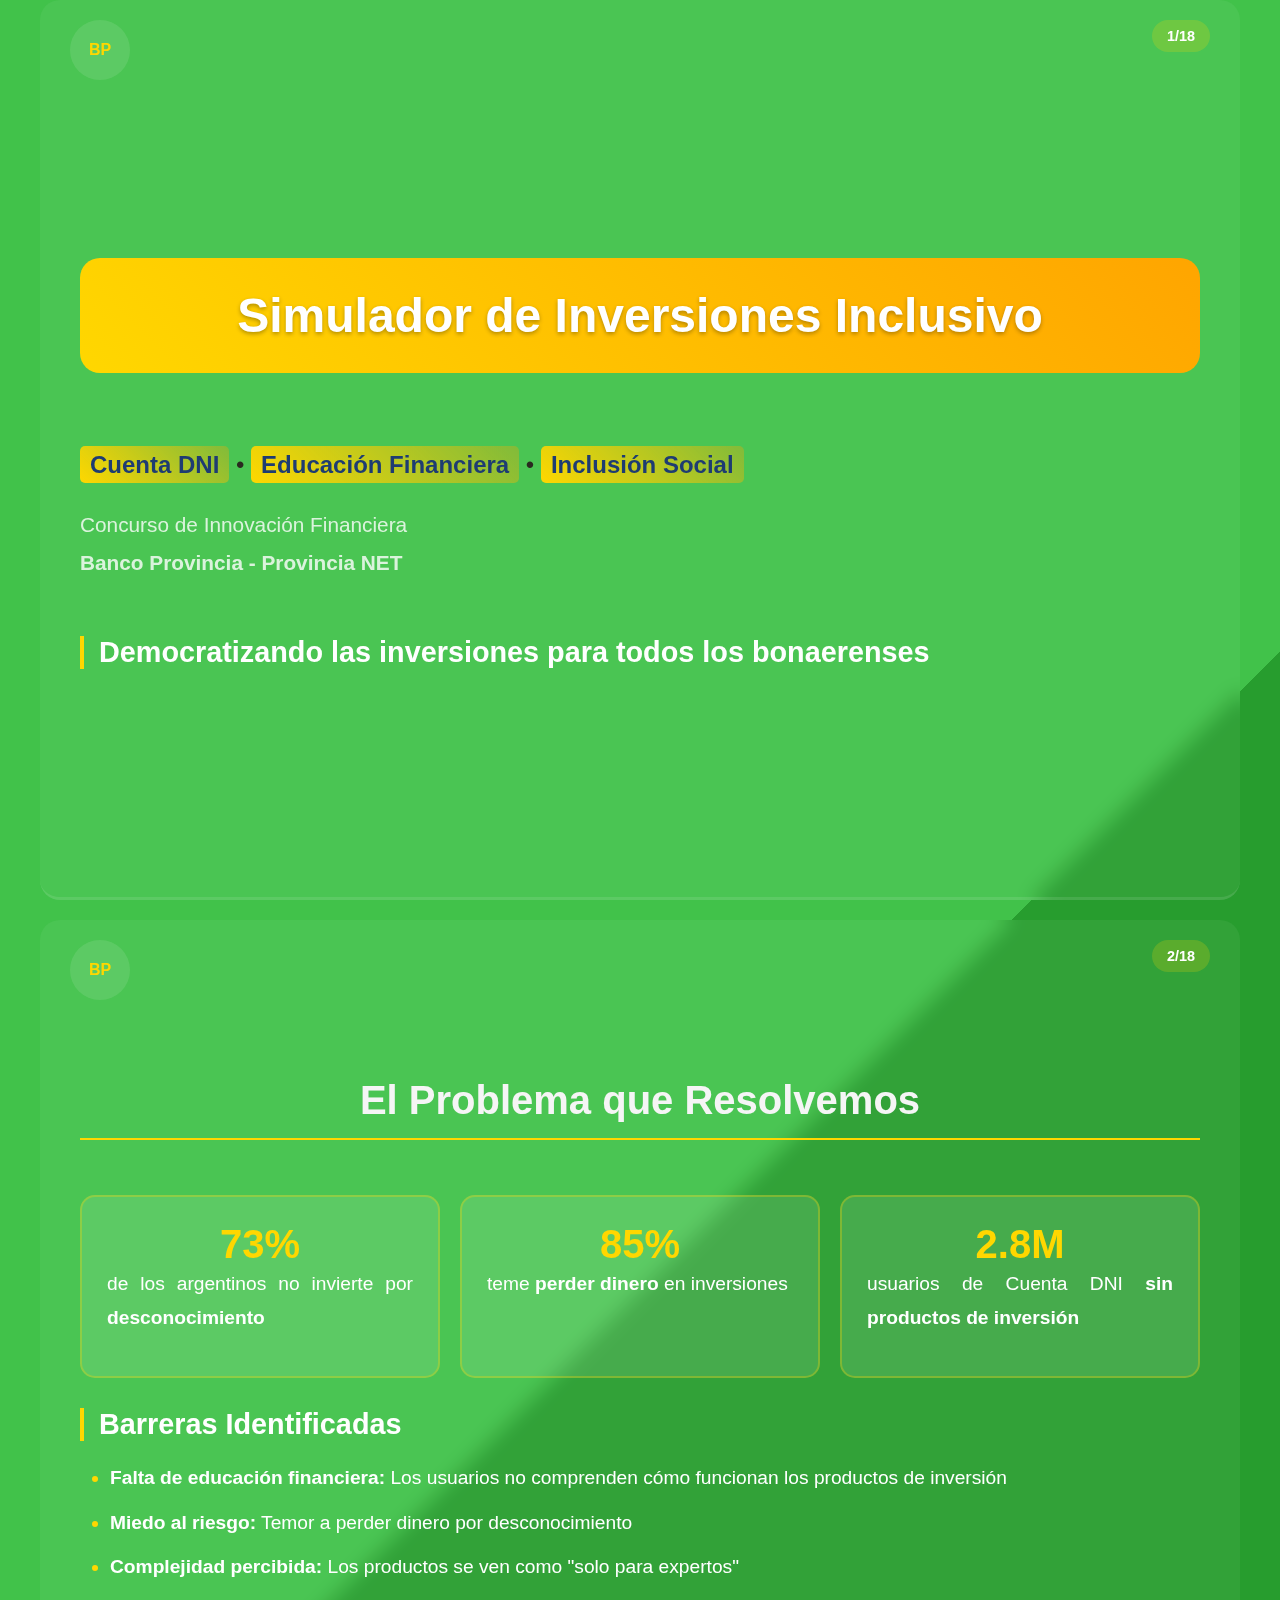
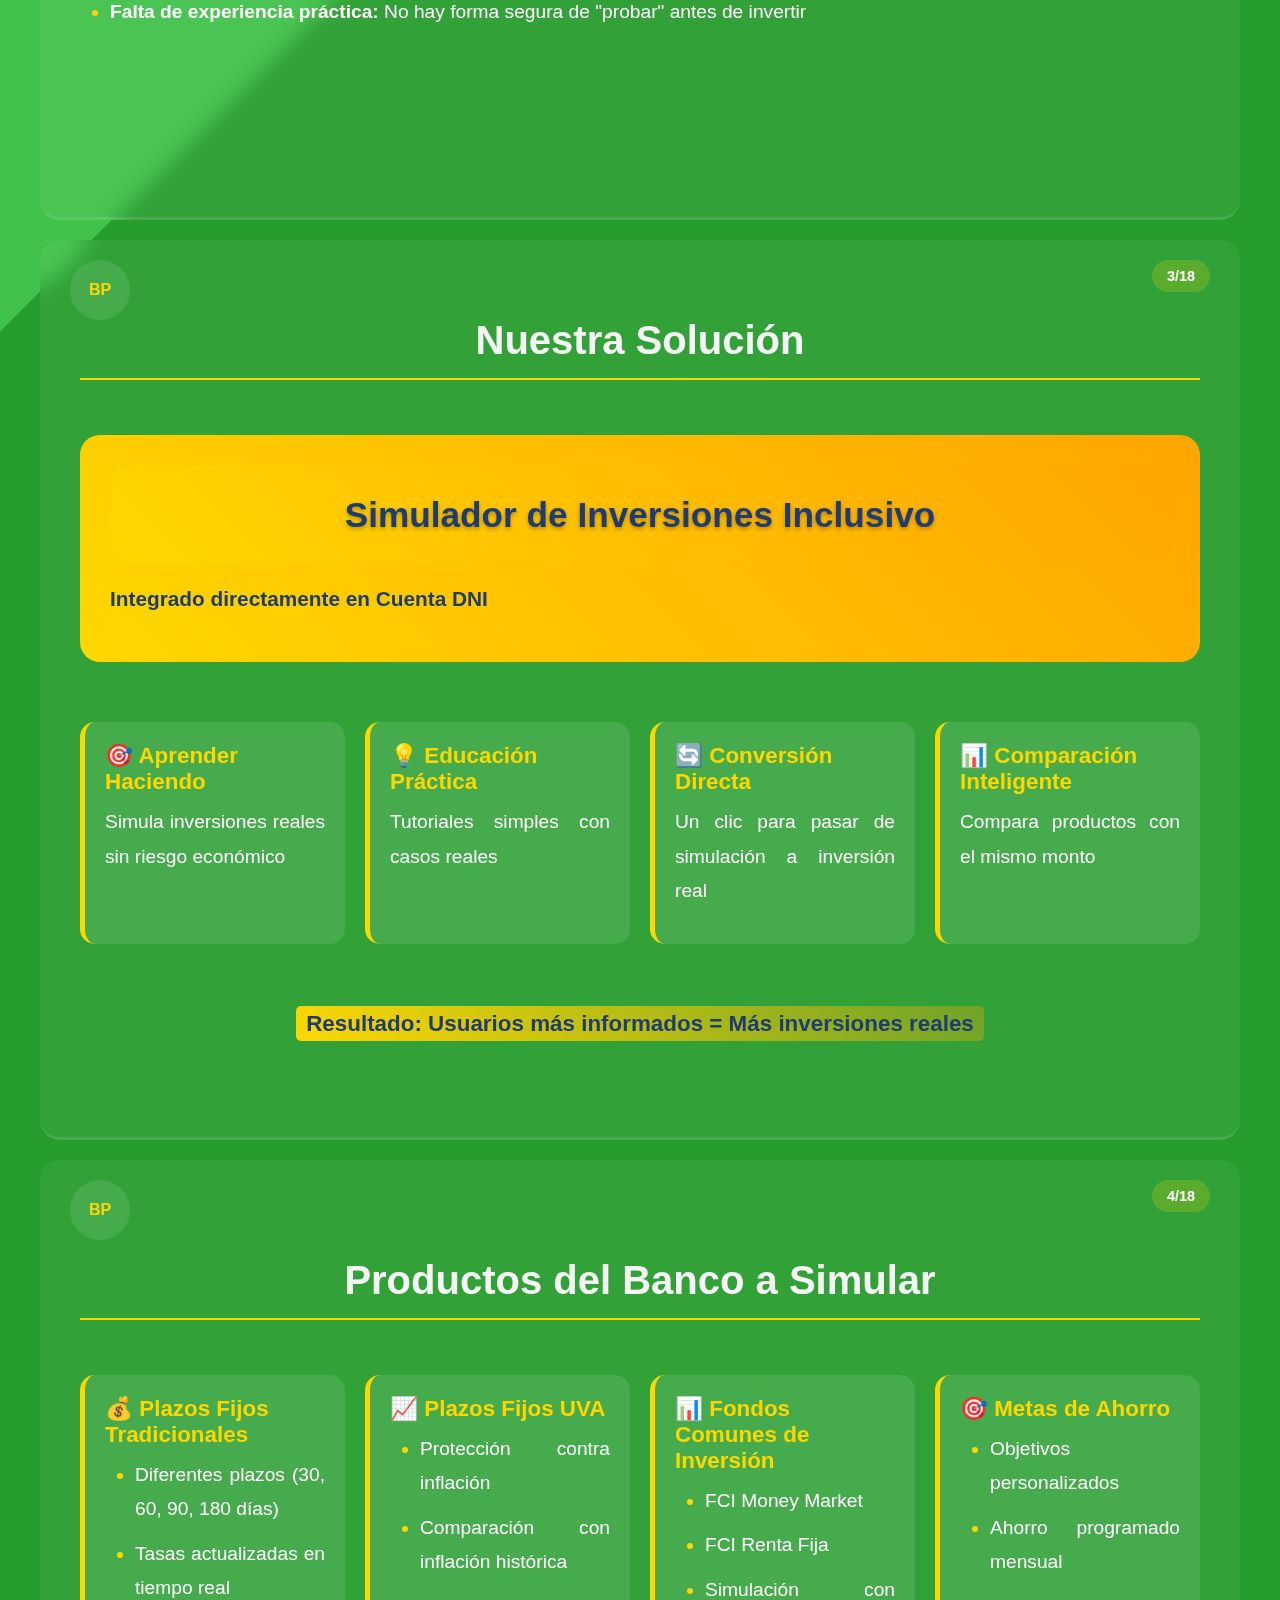
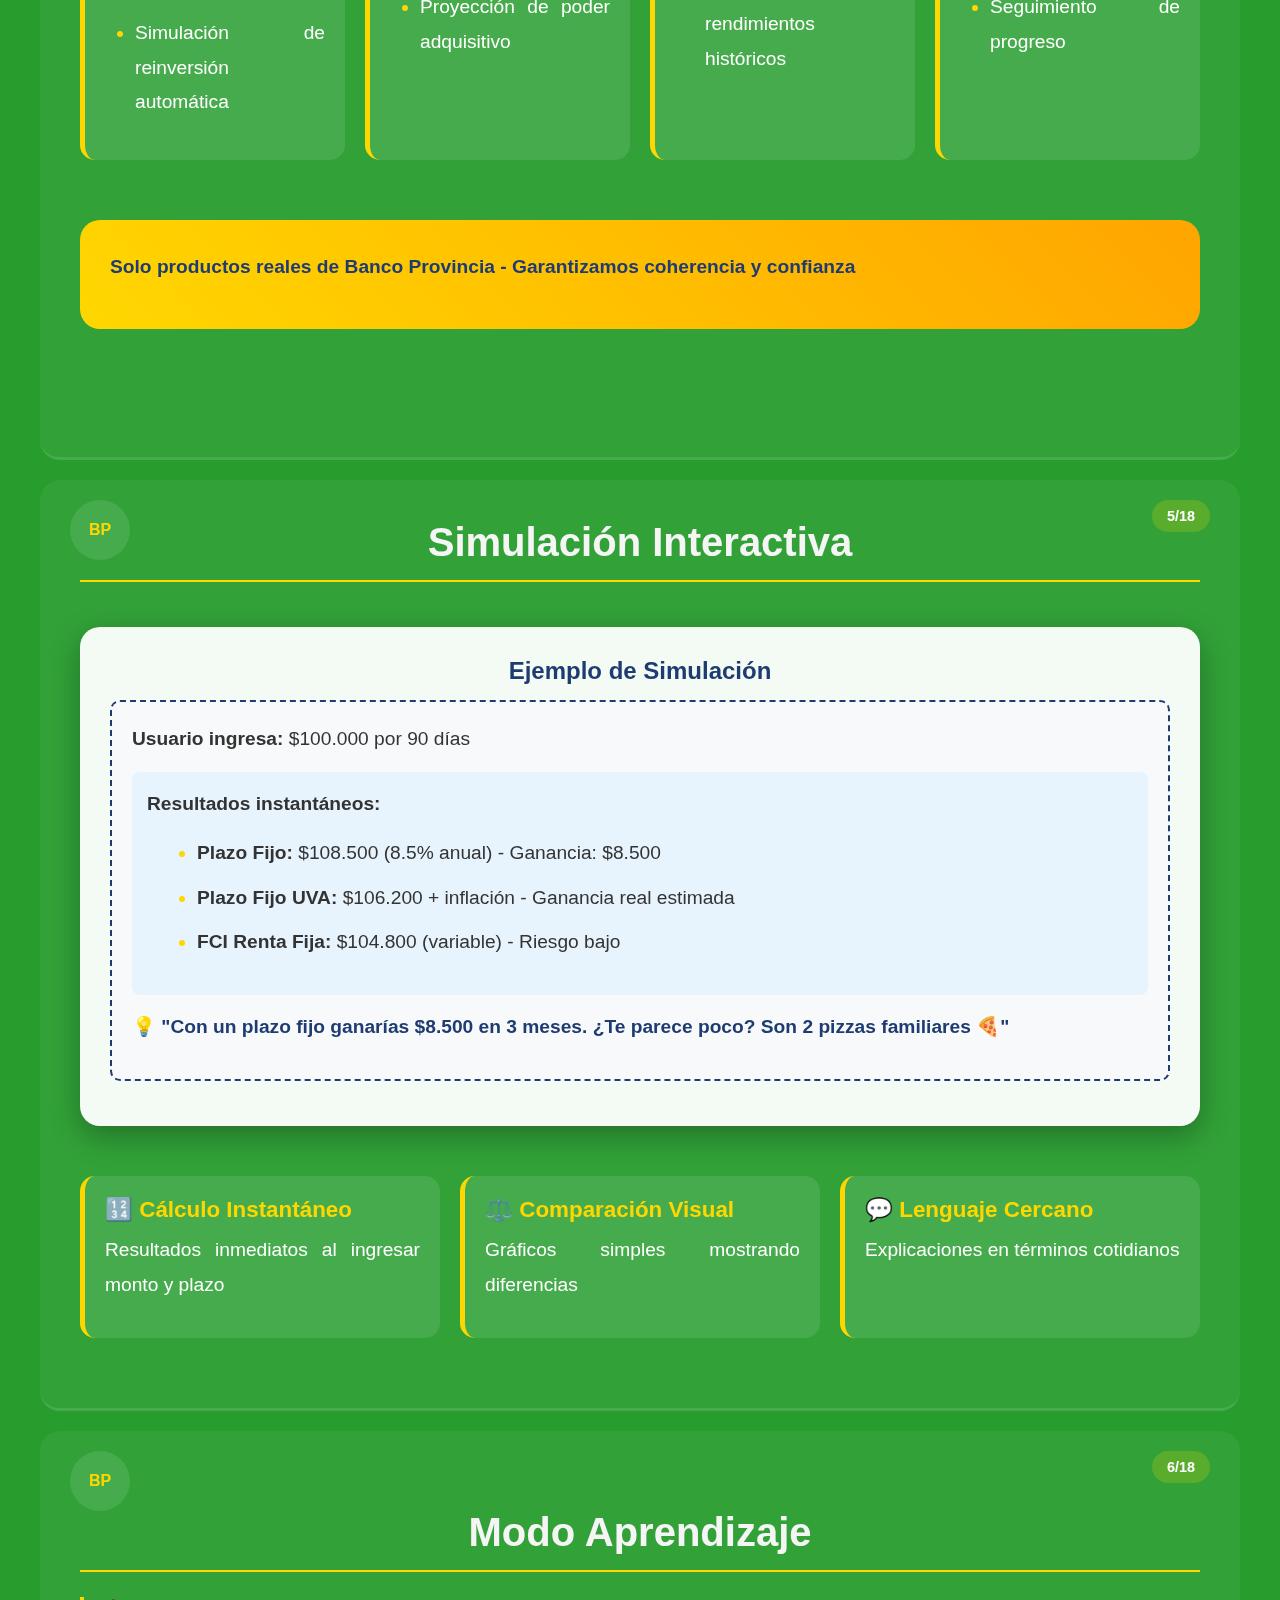
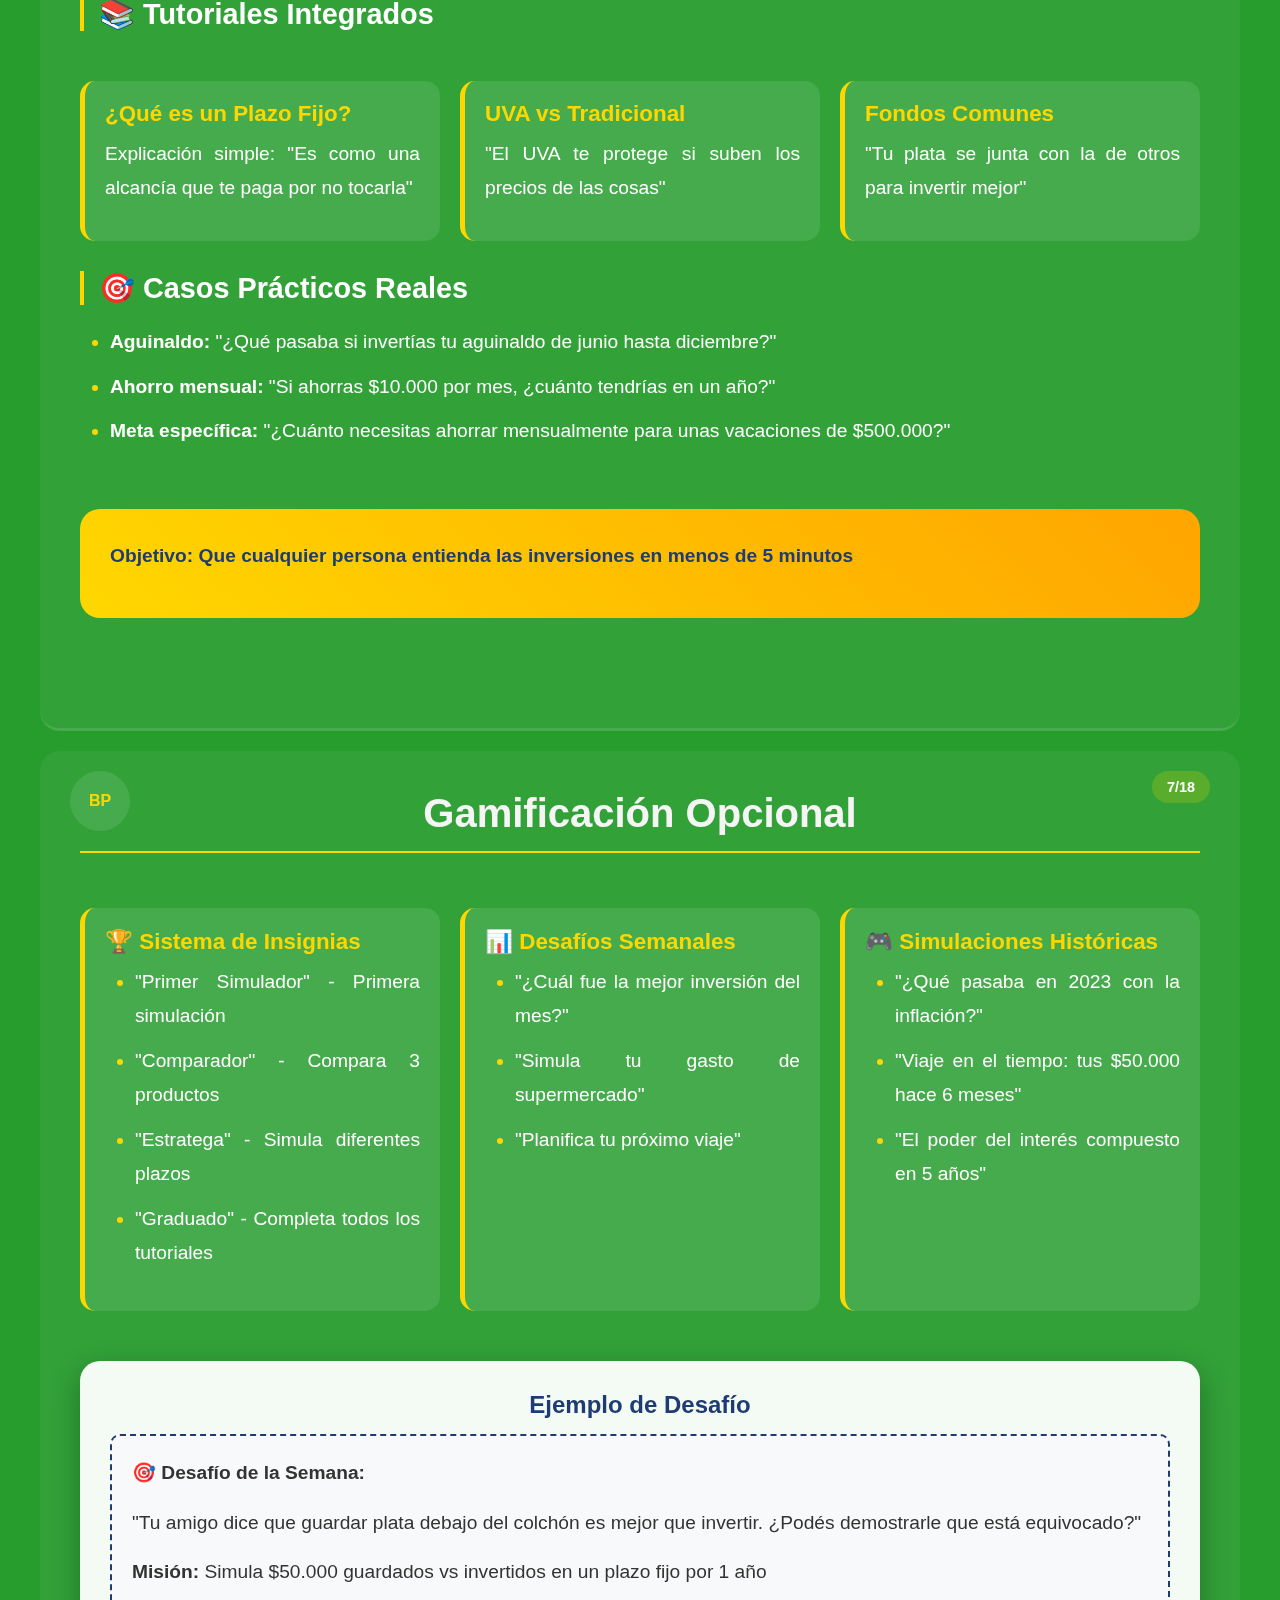
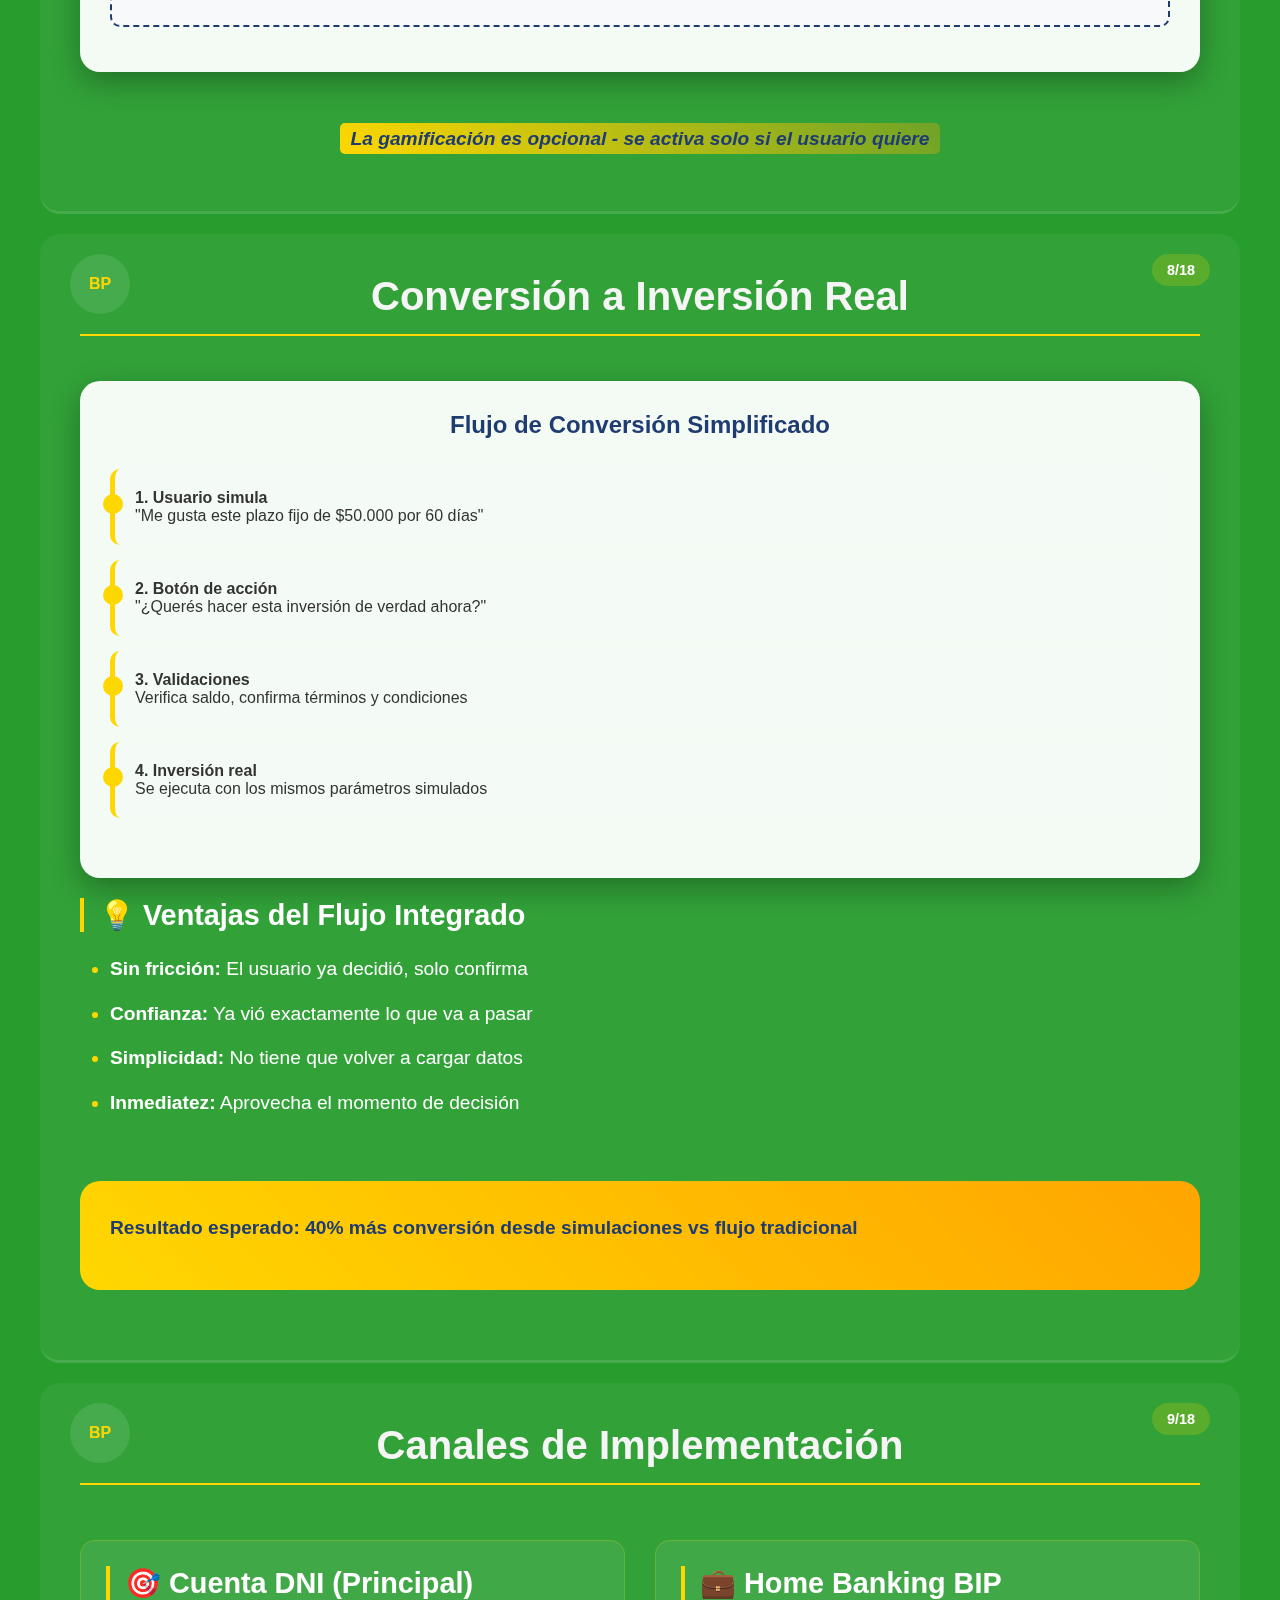
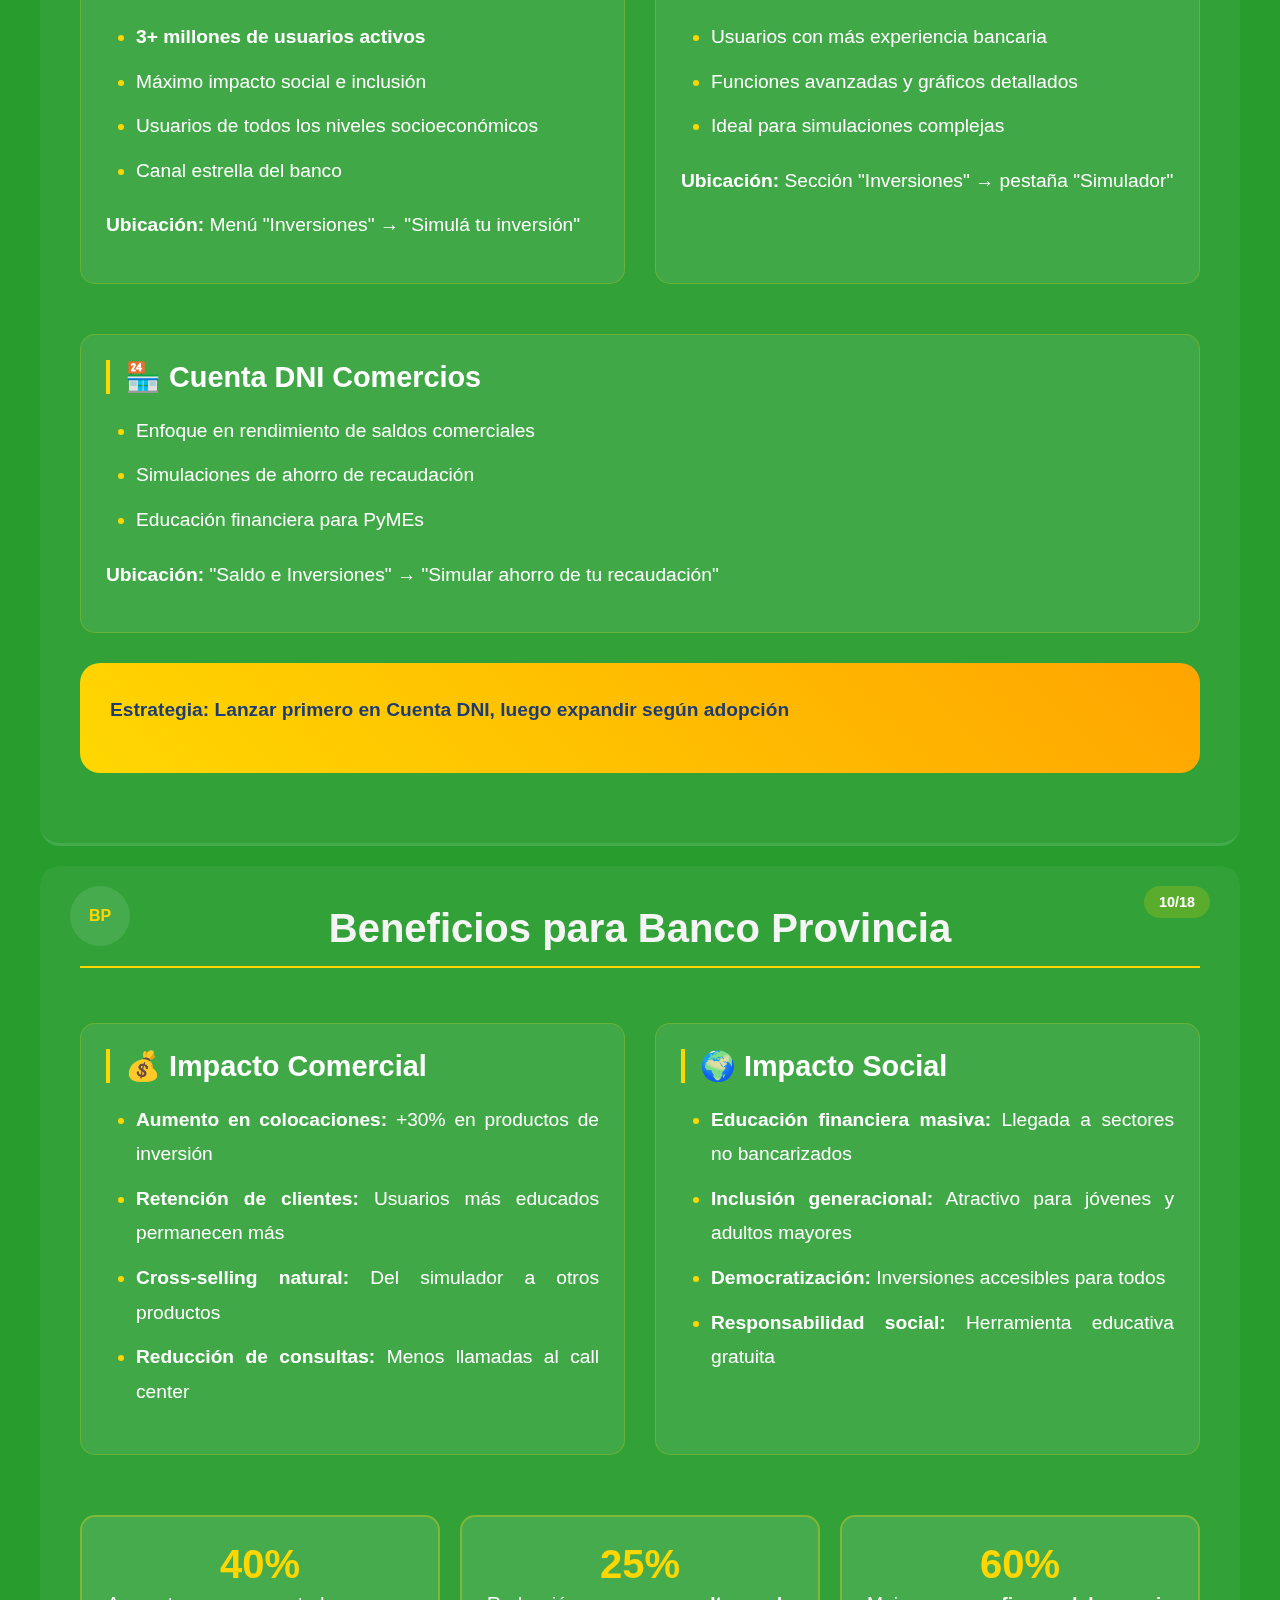
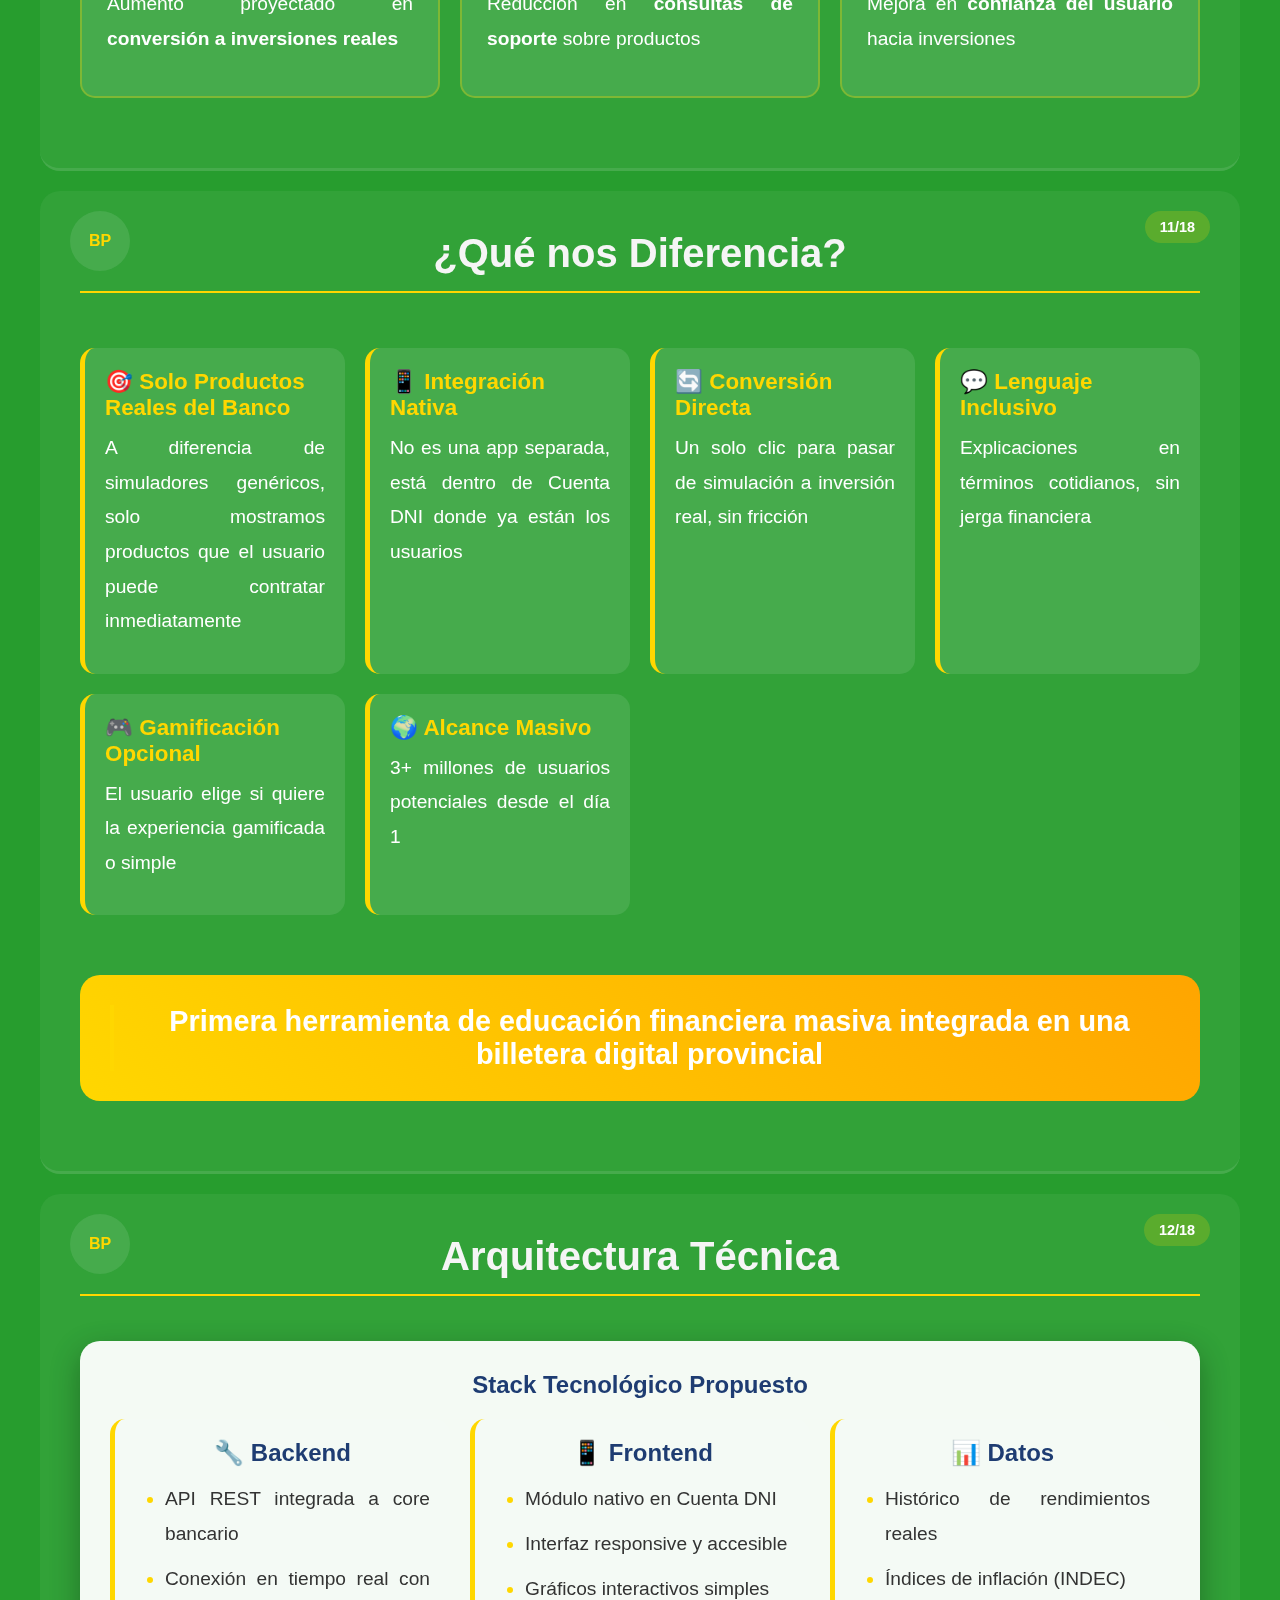
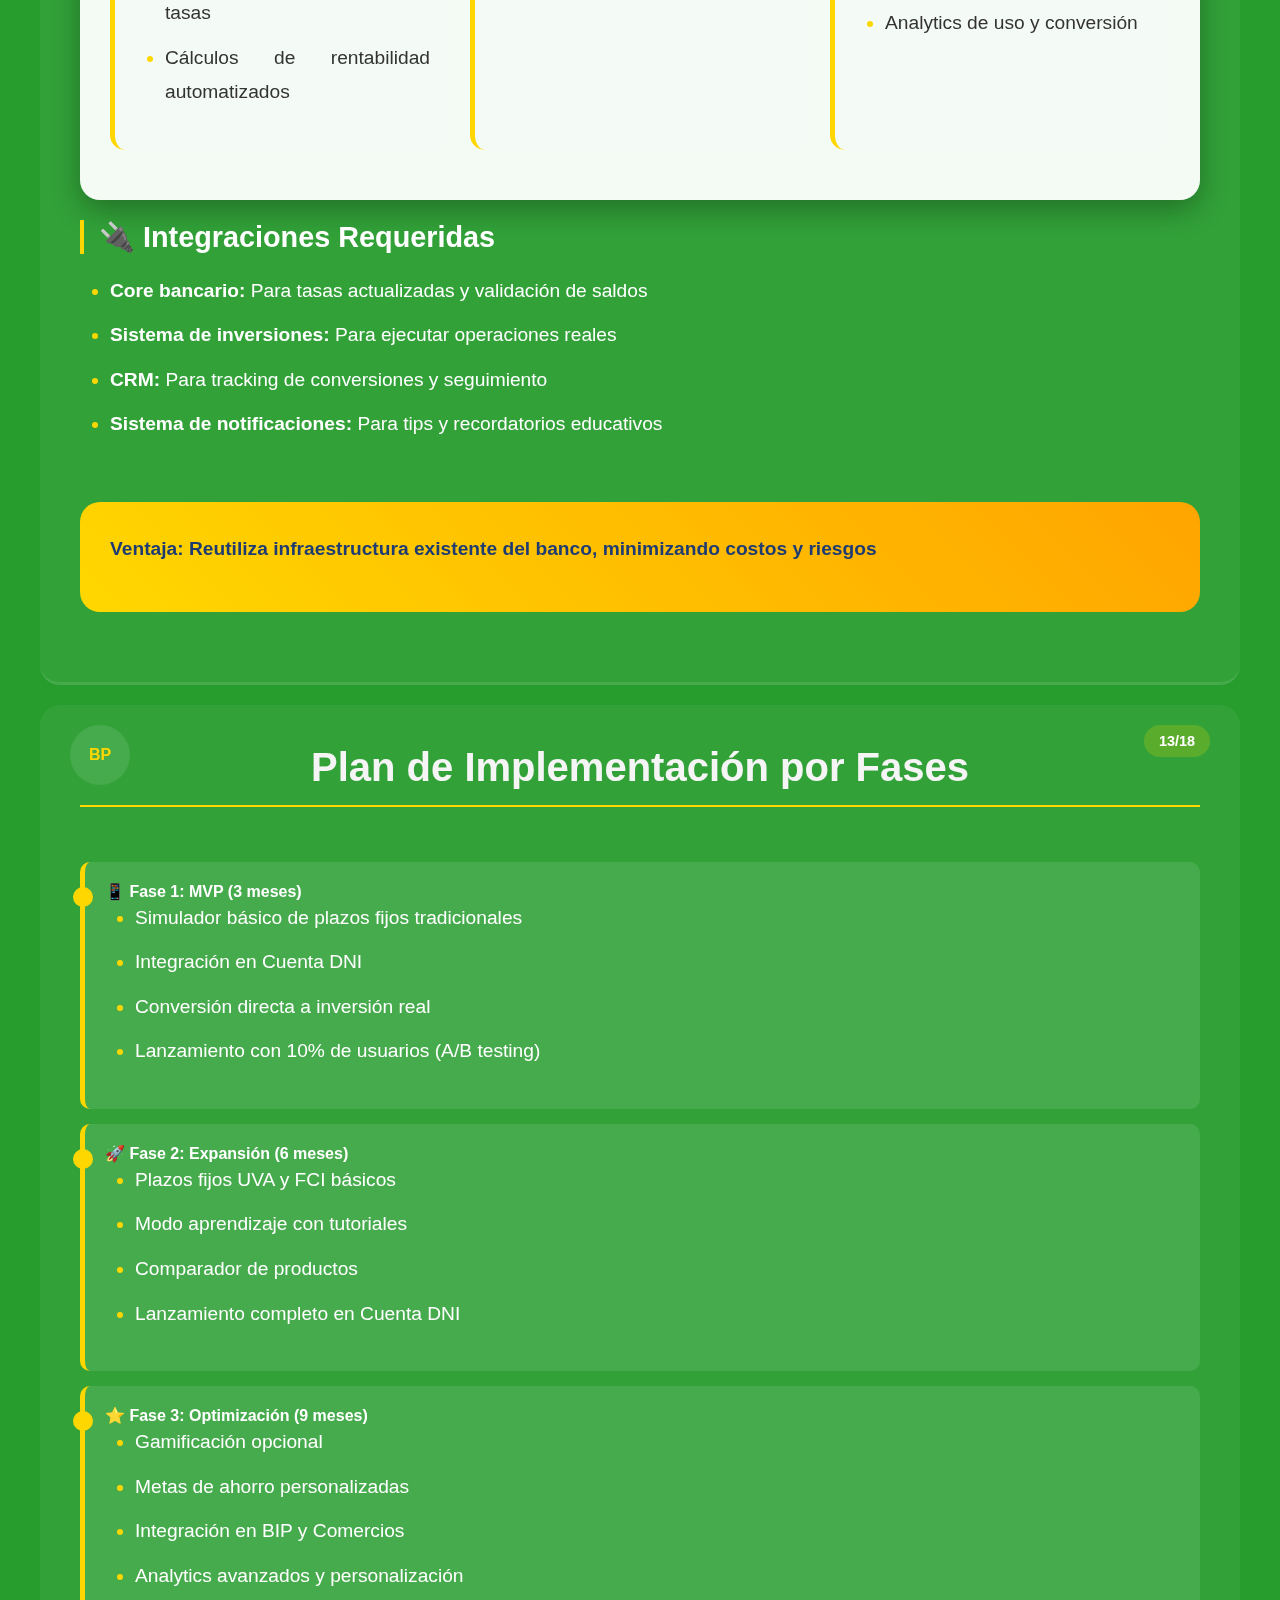
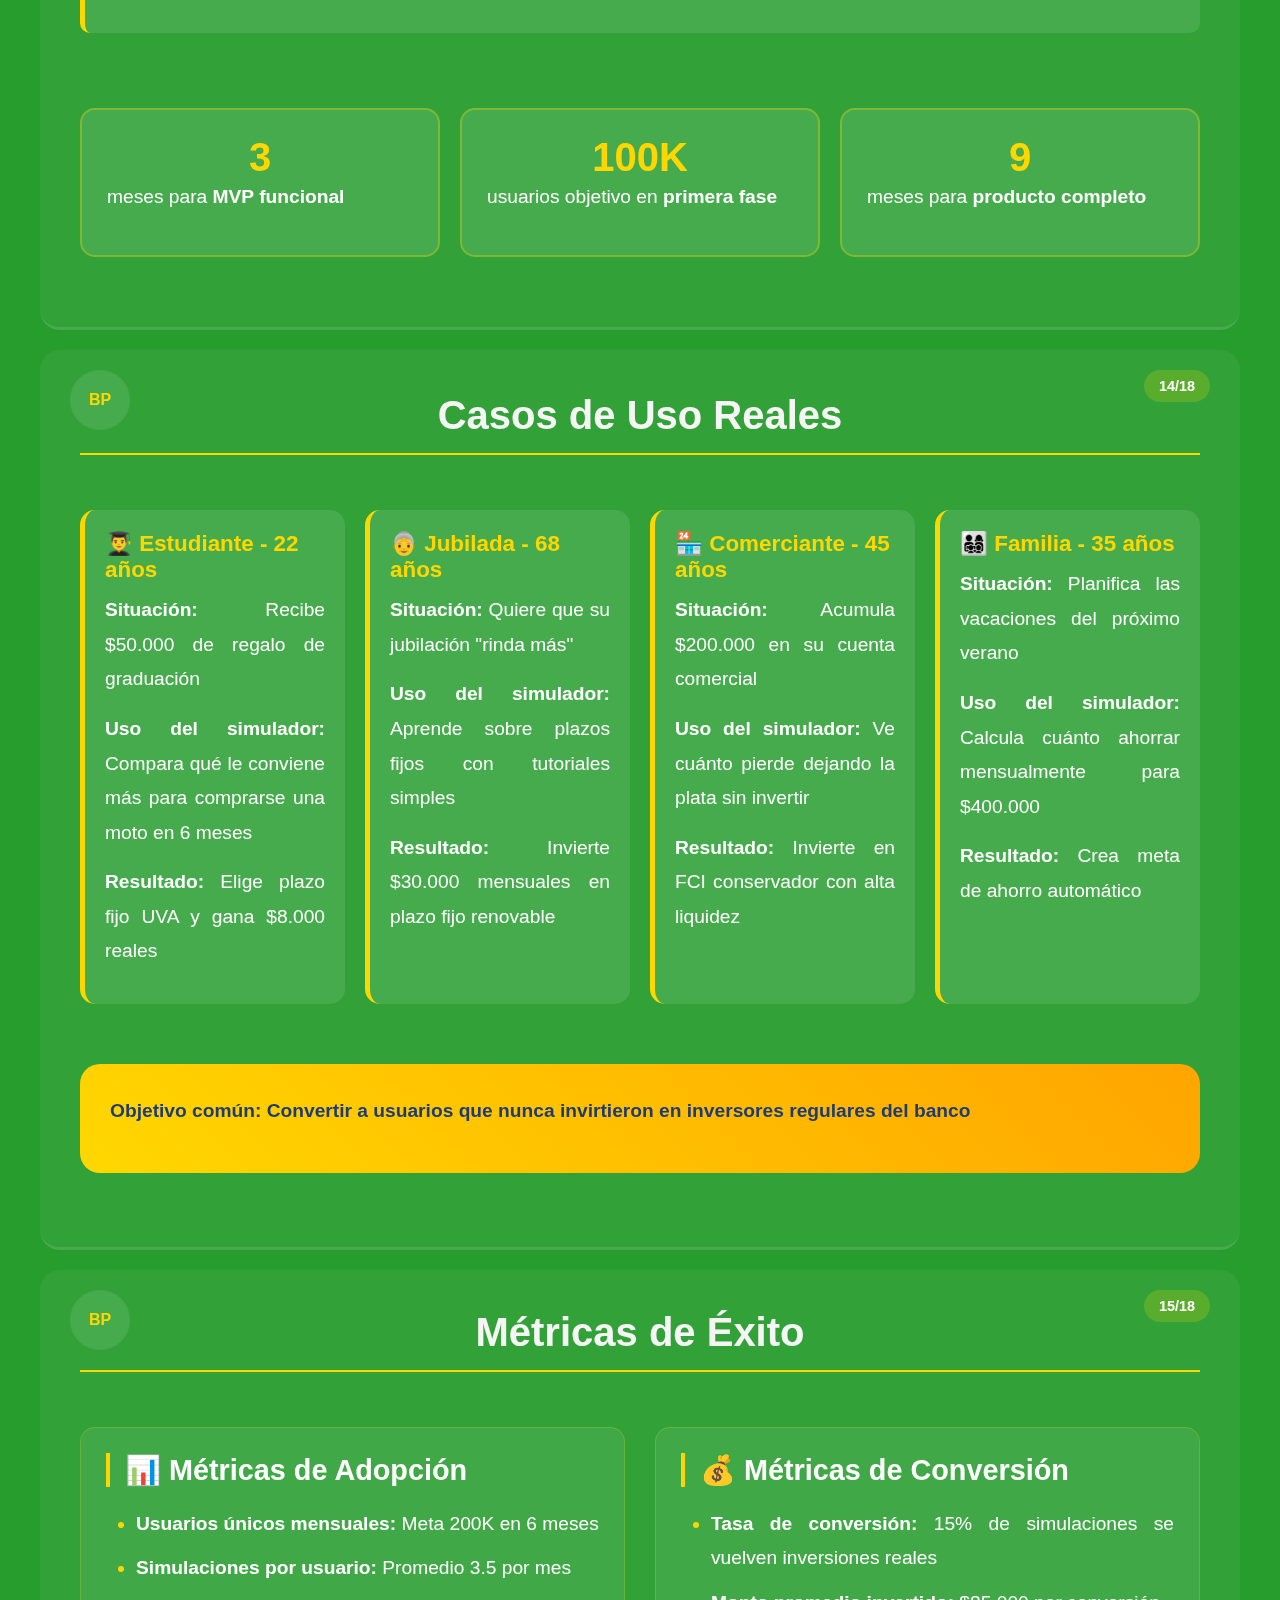
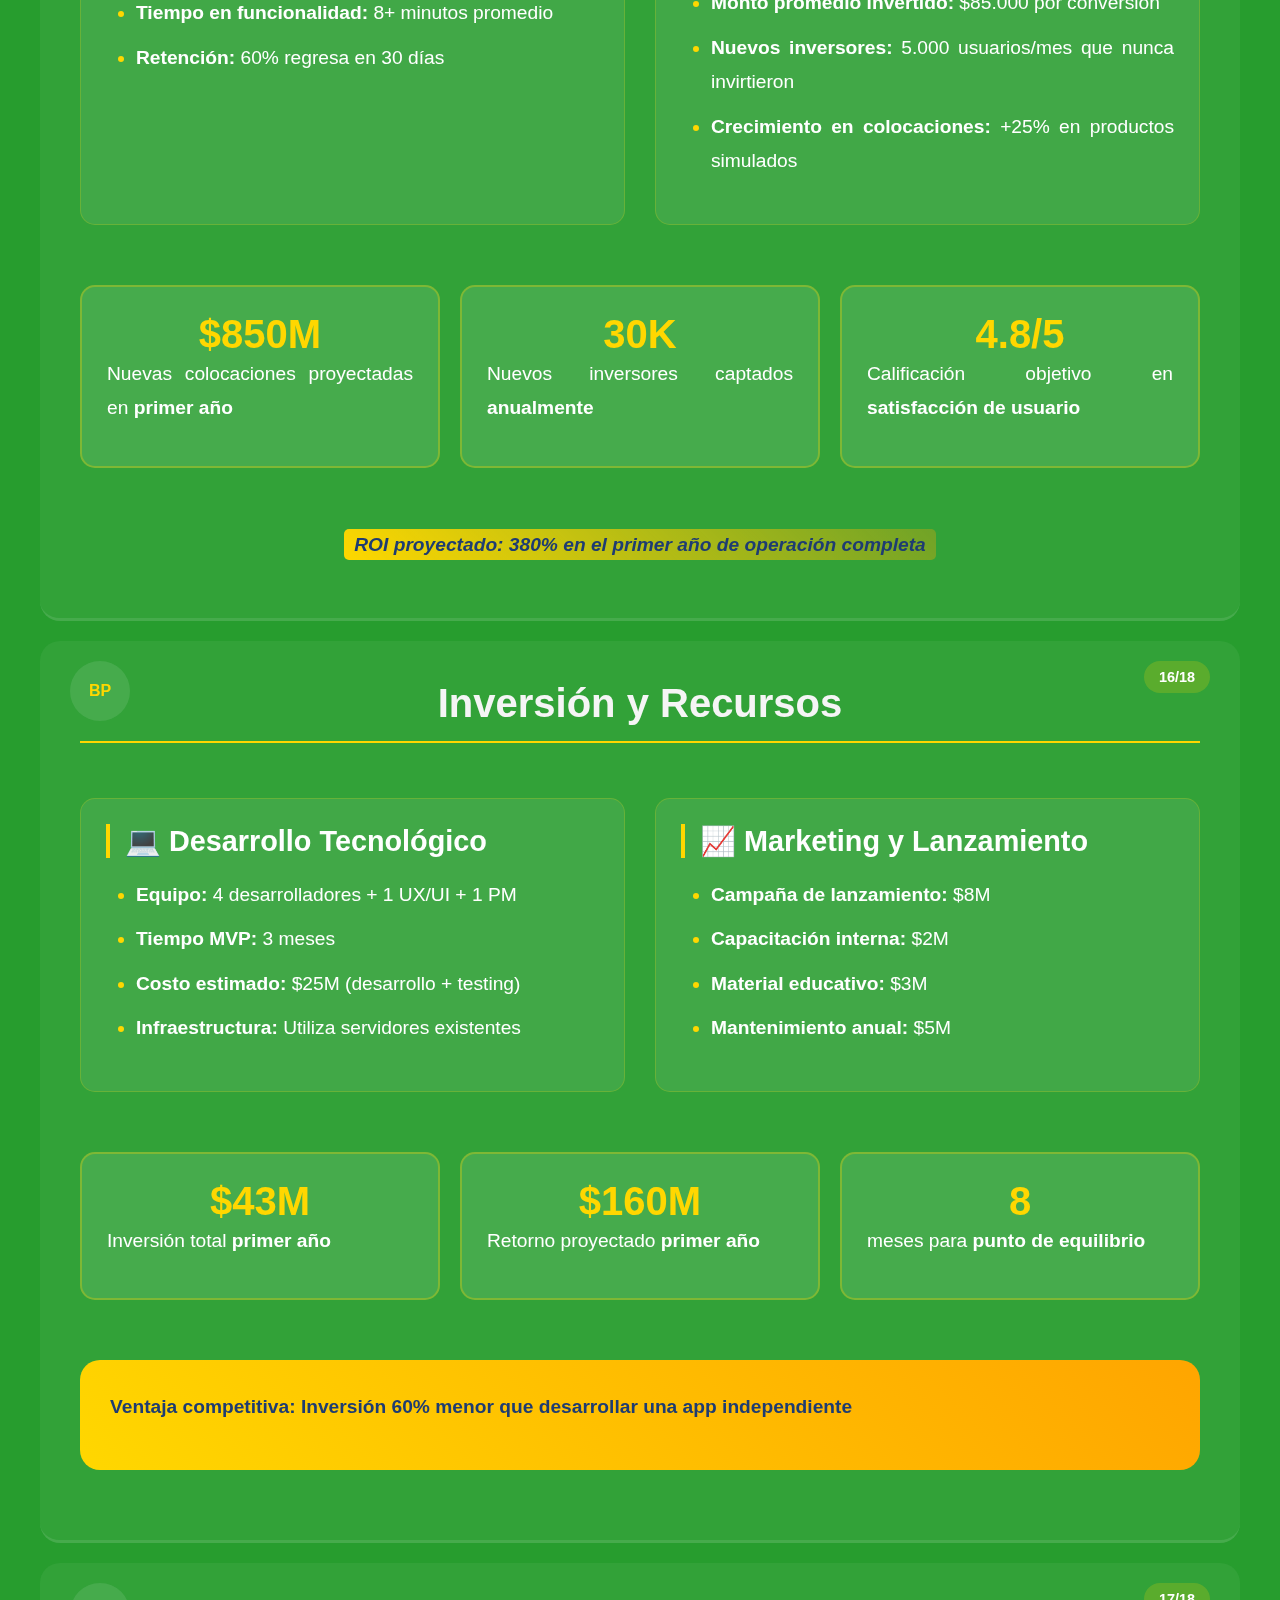
<file: index.html>
<!DOCTYPE html>
<html lang="es">

<head>
    <meta charset="UTF-8">
    <meta name="viewport" content="width=device-width, initial-scale=1.0">
    <title>Simulador de Inversiones Inclusivo - Banco Provincia</title>
    <link rel="stylesheet" href="./styles.css">
</head>

<body>
    <div class="presentation-container">

        <!-- Slide 1: Portada -->
        <div class="slide">
            <div class="logo-space">BP</div>
            <div class="slide-number">1/18</div>
            <h1>Simulador de Inversiones Inclusivo</h1>
            <div style="text-align: center; margin: 40px 0;">
                <p style="font-size: 1.5rem; color: rgb(42, 42, 32); margin-bottom: 20px;">
                    <span class="highlight">Cuenta DNI</span> • <span class="highlight">Educación Financiera</span> •
                    <span class="highlight">Inclusión Social</span>
                </p>
                <p style="font-size: 1.3rem; opacity: 0.8;">
                    Concurso de Innovación Financiera<br>
                    <strong>Banco Provincia - Provincia NET</strong>
                </p>
            </div>
            <div>
                <h3 style="margin: 0;">Democratizando las inversiones para todos los bonaerenses</h3>
            </div>
        </div>

        <!-- Slide 2: El Problema -->
        <div class="slide">
            <div class="logo-space">BP</div>
            <div class="slide-number">2/18</div>
            <h2>El Problema que Resolvemos</h2>

            <div class="stats-grid">
                <div class="stat-card">
                    <span class="stat-number">73%</span>
                    <p>de los argentinos no invierte por <strong>desconocimiento</strong></p>
                </div>
                <div class="stat-card">
                    <span class="stat-number">85%</span>
                    <p>teme <strong>perder dinero</strong> en inversiones</p>
                </div>
                <div class="stat-card">
                    <span class="stat-number">2.8M</span>
                    <p>usuarios de Cuenta DNI <strong>sin productos de inversión</strong></p>
                </div>
            </div>

            <h3>Barreras Identificadas</h3>
            <ul>
                <li><strong>Falta de educación financiera:</strong> Los usuarios no comprenden cómo funcionan los
                    productos de inversión</li>
                <li><strong>Miedo al riesgo:</strong> Temor a perder dinero por desconocimiento</li>
                <li><strong>Complejidad percibida:</strong> Los productos se ven como "solo para expertos"</li>
                <li><strong>Falta de experiencia práctica:</strong> No hay forma segura de "probar" antes de invertir
                </li>
            </ul>
        </div>

        <!-- Slide 3: Nuestra Solución -->
        <div class="slide">
            <div class="logo-space">BP</div>
            <div class="slide-number">3/18</div>
            <h2>Nuestra Solución</h2>

            <div class="cta-section">
                <h1 style="font-size: 2.2rem; margin: 0;">Simulador de Inversiones Inclusivo</h1>
                <p style="font-size: 1.3rem; margin-top: 15px;">Integrado directamente en Cuenta DNI</p>
            </div>

            <div class="features-grid">
                <div class="feature-card">
                    <h4>🎯 Aprender Haciendo</h4>
                    <p>Simula inversiones reales sin riesgo económico</p>
                </div>
                <div class="feature-card">
                    <h4>💡 Educación Práctica</h4>
                    <p>Tutoriales simples con casos reales</p>
                </div>
                <div class="feature-card">
                    <h4>🔄 Conversión Directa</h4>
                    <p>Un clic para pasar de simulación a inversión real</p>
                </div>
                <div class="feature-card">
                    <h4>📊 Comparación Inteligente</h4>
                    <p>Compara productos con el mismo monto</p>
                </div>
            </div>

            <p style="text-align: center; font-size: 1.4rem; margin-top: 30px;">
                <span class="highlight">Resultado: Usuarios más informados = Más inversiones reales</span>
            </p>
        </div>

        <!-- Slide 4: Productos a Simular -->
        <div class="slide">
            <div class="logo-space">BP</div>
            <div class="slide-number">4/18</div>
            <h2>Productos del Banco a Simular</h2>

            <div class="features-grid">
                <div class="feature-card">
                    <h4>💰 Plazos Fijos Tradicionales</h4>
                    <ul>
                        <li>Diferentes plazos (30, 60, 90, 180 días)</li>
                        <li>Tasas actualizadas en tiempo real</li>
                        <li>Simulación de reinversión automática</li>
                    </ul>
                </div>

                <div class="feature-card">
                    <h4>📈 Plazos Fijos UVA</h4>
                    <ul>
                        <li>Protección contra inflación</li>
                        <li>Comparación con inflación histórica</li>
                        <li>Proyección de poder adquisitivo</li>
                    </ul>
                </div>

                <div class="feature-card">
                    <h4>📊 Fondos Comunes de Inversión</h4>
                    <ul>
                        <li>FCI Money Market</li>
                        <li>FCI Renta Fija</li>
                        <li>Simulación con rendimientos históricos</li>
                    </ul>
                </div>

                <div class="feature-card">
                    <h4>🎯 Metas de Ahorro</h4>
                    <ul>
                        <li>Objetivos personalizados</li>
                        <li>Ahorro programado mensual</li>
                        <li>Seguimiento de progreso</li>
                    </ul>
                </div>
            </div>

            <div class="cta-section">
                <p><strong>Solo productos reales de Banco Provincia</strong> - Garantizamos coherencia y confianza</p>
            </div>
        </div>

        <!-- Slide 5: Funcionalidad Principal -->
        <div class="slide">
            <div class="logo-space">BP</div>
            <div class="slide-number">5/18</div>
            <h2>Simulación Interactiva</h2>

            <div class="mockup">
                <h4>Ejemplo de Simulación</h4>
                <div class="simulation-example">
                    <p><strong>Usuario ingresa:</strong> $100.000 por 90 días</p>
                    <div style="margin: 15px 0; padding: 15px; background: #e8f4fd; border-radius: 8px;">
                        <p><strong>Resultados instantáneos:</strong></p>
                        <ul style="margin-left: 20px;">
                            <li><strong>Plazo Fijo:</strong> $108.500 (8.5% anual) - Ganancia: $8.500</li>
                            <li><strong>Plazo Fijo UVA:</strong> $106.200 + inflación - Ganancia real estimada</li>
                            <li><strong>FCI Renta Fija:</strong> $104.800 (variable) - Riesgo bajo</li>
                        </ul>
                    </div>
                    <p style="color: #1e3c72; font-weight: bold;">
                        💡 "Con un plazo fijo ganarías $8.500 en 3 meses. ¿Te parece poco? Son 2 pizzas familiares 🍕"
                    </p>
                </div>
            </div>

            <div class="features-grid">
                <div class="feature-card">
                    <h4>🔢 Cálculo Instantáneo</h4>
                    <p>Resultados inmediatos al ingresar monto y plazo</p>
                </div>
                <div class="feature-card">
                    <h4>⚖️ Comparación Visual</h4>
                    <p>Gráficos simples mostrando diferencias</p>
                </div>
                <div class="feature-card">
                    <h4>💬 Lenguaje Cercano</h4>
                    <p>Explicaciones en términos cotidianos</p>
                </div>
            </div>
        </div>

        <!-- Slide 6: Modo Aprendizaje -->
        <div class="slide">
            <div class="logo-space">BP</div>
            <div class="slide-number">6/18</div>
            <h2>Modo Aprendizaje</h2>

            <h3>📚 Tutoriales Integrados</h3>
            <div class="features-grid">
                <div class="feature-card">
                    <h4>¿Qué es un Plazo Fijo?</h4>
                    <p>Explicación simple: "Es como una alcancía que te paga por no tocarla"</p>
                </div>
                <div class="feature-card">
                    <h4>UVA vs Tradicional</h4>
                    <p>"El UVA te protege si suben los precios de las cosas"</p>
                </div>
                <div class="feature-card">
                    <h4>Fondos Comunes</h4>
                    <p>"Tu plata se junta con la de otros para invertir mejor"</p>
                </div>
            </div>

            <h3>🎯 Casos Prácticos Reales</h3>
            <ul>
                <li><strong>Aguinaldo:</strong> "¿Qué pasaba si invertías tu aguinaldo de junio hasta diciembre?"</li>
                <li><strong>Ahorro mensual:</strong> "Si ahorras $10.000 por mes, ¿cuánto tendrías en un año?"</li>
                <li><strong>Meta específica:</strong> "¿Cuánto necesitas ahorrar mensualmente para unas vacaciones de
                    $500.000?"</li>
            </ul>

            <div class="cta-section">
                <p><strong>Objetivo:</strong> Que cualquier persona entienda las inversiones en menos de 5 minutos</p>
            </div>
        </div>

        <!-- Slide 7: Gamificación -->
        <div class="slide">
            <div class="logo-space">BP</div>
            <div class="slide-number">7/18</div>
            <h2>Gamificación Opcional</h2>

            <div class="features-grid">
                <div class="feature-card">
                    <h4>🏆 Sistema de Insignias</h4>
                    <ul>
                        <li>"Primer Simulador" - Primera simulación</li>
                        <li>"Comparador" - Compara 3 productos</li>
                        <li>"Estratega" - Simula diferentes plazos</li>
                        <li>"Graduado" - Completa todos los tutoriales</li>
                    </ul>
                </div>

                <div class="feature-card">
                    <h4>📊 Desafíos Semanales</h4>
                    <ul>
                        <li>"¿Cuál fue la mejor inversión del mes?"</li>
                        <li>"Simula tu gasto de supermercado"</li>
                        <li>"Planifica tu próximo viaje"</li>
                    </ul>
                </div>

                <div class="feature-card">
                    <h4>🎮 Simulaciones Históricas</h4>
                    <ul>
                        <li>"¿Qué pasaba en 2023 con la inflación?"</li>
                        <li>"Viaje en el tiempo: tus $50.000 hace 6 meses"</li>
                        <li>"El poder del interés compuesto en 5 años"</li>
                    </ul>
                </div>
            </div>

            <div class="mockup">
                <h4>Ejemplo de Desafío</h4>
                <div class="simulation-example">
                    <p><strong>🎯 Desafío de la Semana:</strong></p>
                    <p>"Tu amigo dice que guardar plata debajo del colchón es mejor que invertir. ¿Podés demostrarle que
                        está equivocado?"</p>
                    <p><strong>Misión:</strong> Simula $50.000 guardados vs invertidos en un plazo fijo por 1 año</p>
                </div>
            </div>

            <p style="text-align: center; font-style: italic; margin-top: 30px;">
                <span class="highlight">La gamificación es opcional - se activa solo si el usuario quiere</span>
            </p>
        </div>

        <!-- Slide 8: Conversión a Real -->
        <div class="slide">
            <div class="logo-space">BP</div>
            <div class="slide-number">8/18</div>
            <h2>Conversión a Inversión Real</h2>

            <div class="mockup">
                <h4>Flujo de Conversión Simplificado</h4>
                <div class="timeline">
                    <div class="timeline-item">
                        <strong>1. Usuario simula</strong><br>
                        "Me gusta este plazo fijo de $50.000 por 60 días"
                    </div>
                    <div class="timeline-item">
                        <strong>2. Botón de acción</strong><br>
                        "¿Querés hacer esta inversión de verdad ahora?"
                    </div>
                    <div class="timeline-item">
                        <strong>3. Validaciones</strong><br>
                        Verifica saldo, confirma términos y condiciones
                    </div>
                    <div class="timeline-item">
                        <strong>4. Inversión real</strong><br>
                        Se ejecuta con los mismos parámetros simulados
                    </div>
                </div>
            </div>

            <h3>💡 Ventajas del Flujo Integrado</h3>
            <ul>
                <li><strong>Sin fricción:</strong> El usuario ya decidió, solo confirma</li>
                <li><strong>Confianza:</strong> Ya vió exactamente lo que va a pasar</li>
                <li><strong>Simplicidad:</strong> No tiene que volver a cargar datos</li>
                <li><strong>Inmediatez:</strong> Aprovecha el momento de decisión</li>
            </ul>

            <div class="cta-section">
                <p><strong>Resultado esperado:</strong> 40% más conversión desde simulaciones vs flujo tradicional</p>
            </div>
        </div>

        <!-- Slide 9: Canales de Implementación -->
        <div class="slide">
            <div class="logo-space">BP</div>
            <div class="slide-number">9/18</div>
            <h2>Canales de Implementación</h2>

            <div class="benefits-section">
                <div class="benefit-column">
                    <h3>🎯 Cuenta DNI (Principal)</h3>
                    <ul>
                        <li><strong>3+ millones de usuarios activos</strong></li>
                        <li>Máximo impacto social e inclusión</li>
                        <li>Usuarios de todos los niveles socioeconómicos</li>
                        <li>Canal estrella del banco</li>
                    </ul>
                    <p><strong>Ubicación:</strong> Menú "Inversiones" → "Simulá tu inversión"</p>
                </div>

                <div class="benefit-column">
                    <h3>💼 Home Banking BIP</h3>
                    <ul>
                        <li>Usuarios con más experiencia bancaria</li>
                        <li>Funciones avanzadas y gráficos detallados</li>
                        <li>Ideal para simulaciones complejas</li>
                    </ul>
                    <p><strong>Ubicación:</strong> Sección "Inversiones" → pestaña "Simulador"</p>
                </div>
            </div>

            <div class="benefit-column" style="margin-top: 20px;">
                <h3>🏪 Cuenta DNI Comercios</h3>
                <ul>
                    <li>Enfoque en rendimiento de saldos comerciales</li>
                    <li>Simulaciones de ahorro de recaudación</li>
                    <li>Educación financiera para PyMEs</li>
                </ul>
                <p><strong>Ubicación:</strong> "Saldo e Inversiones" → "Simular ahorro de tu recaudación"</p>
            </div>

            <div class="cta-section" style="margin-top: 30px;">
                <p><strong>Estrategia:</strong> Lanzar primero en Cuenta DNI, luego expandir según adopción</p>
            </div>
        </div>

        <!-- Slide 10: Beneficios para el Banco -->
        <div class="slide">
            <div class="logo-space">BP</div>
            <div class="slide-number">10/18</div>
            <h2>Beneficios para Banco Provincia</h2>

            <div class="benefits-section">
                <div class="benefit-column">
                    <h3>💰 Impacto Comercial</h3>
                    <ul>
                        <li><strong>Aumento en colocaciones:</strong> +30% en productos de inversión</li>
                        <li><strong>Retención de clientes:</strong> Usuarios más educados permanecen más</li>
                        <li><strong>Cross-selling natural:</strong> Del simulador a otros productos</li>
                        <li><strong>Reducción de consultas:</strong> Menos llamadas al call center</li>
                    </ul>
                </div>

                <div class="benefit-column">
                    <h3>🌍 Impacto Social</h3>
                    <ul>
                        <li><strong>Educación financiera masiva:</strong> Llegada a sectores no bancarizados</li>
                        <li><strong>Inclusión generacional:</strong> Atractivo para jóvenes y adultos mayores</li>
                        <li><strong>Democratización:</strong> Inversiones accesibles para todos</li>
                        <li><strong>Responsabilidad social:</strong> Herramienta educativa gratuita</li>
                    </ul>
                </div>
            </div>

            <div class="stats-grid">
                <div class="stat-card">
                    <span class="stat-number">40%</span>
                    <p>Aumento proyectado en <strong>conversión a inversiones reales</strong></p>
                </div>
                <div class="stat-card">
                    <span class="stat-number">25%</span>
                    <p>Reducción en <strong>consultas de soporte</strong> sobre productos</p>
                </div>
                <div class="stat-card">
                    <span class="stat-number">60%</span>
                    <p>Mejora en <strong>confianza del usuario</strong> hacia inversiones</p>
                </div>
            </div>
        </div>

        <!-- Slide 11: Diferenciación -->
        <div class="slide">
            <div class="logo-space">BP</div>
            <div class="slide-number">11/18</div>
            <h2>¿Qué nos Diferencia?</h2>

            <div class="features-grid">
                <div class="feature-card">
                    <h4>🎯 Solo Productos Reales del Banco</h4>
                    <p>A diferencia de simuladores genéricos, solo mostramos productos que el usuario puede contratar
                        inmediatamente</p>
                </div>

                <div class="feature-card">
                    <h4>📱 Integración Nativa</h4>
                    <p>No es una app separada, está dentro de Cuenta DNI donde ya están los usuarios</p>
                </div>

                <div class="feature-card">
                    <h4>🔄 Conversión Directa</h4>
                    <p>Un solo clic para pasar de simulación a inversión real, sin fricción</p>
                </div>

                <div class="feature-card">
                    <h4>💬 Lenguaje Inclusivo</h4>
                    <p>Explicaciones en términos cotidianos, sin jerga financiera</p>
                </div>

                <div class="feature-card">
                    <h4>🎮 Gamificación Opcional</h4>
                    <p>El usuario elige si quiere la experiencia gamificada o simple</p>
                </div>

                <div class="feature-card">
                    <h4>🌍 Alcance Masivo</h4>
                    <p>3+ millones de usuarios potenciales desde el día 1</p>
                </div>
            </div>

            <div class="cta-section">
                <h3 style="margin: 0;">Primera herramienta de educación financiera masiva integrada en una billetera
                    digital provincial</h3>
            </div>
        </div>

        <!-- Slide 12: Arquitectura Técnica -->
        <div class="slide">
            <div class="logo-space">BP</div>
            <div class="slide-number">12/18</div>
            <h2>Arquitectura Técnica</h2>

            <div class="mockup">
                <h4>Stack Tecnológico Propuesto</h4>
                <div class="features-grid" style="margin: 20px 0;">
                    <div class="feature-card">
                        <h4>🔧 Backend</h4>
                        <ul>
                            <li>API REST integrada a core bancario</li>
                            <li>Conexión en tiempo real con tasas</li>
                            <li>Cálculos de rentabilidad automatizados</li>
                        </ul>
                    </div>
                    <div class="feature-card">
                        <h4>📱 Frontend</h4>
                        <ul>
                            <li>Módulo nativo en Cuenta DNI</li>
                            <li>Interfaz responsive y accesible</li>
                            <li>Gráficos interactivos simples</li>
                        </ul>
                    </div>
                    <div class="feature-card">
                        <h4>📊 Datos</h4>
                        <ul>
                            <li>Histórico de rendimientos reales</li>
                            <li>Índices de inflación (INDEC)</li>
                            <li>Analytics de uso y conversión</li>
                        </ul>
                    </div>
                </div>
            </div>

            <h3>🔌 Integraciones Requeridas</h3>
            <ul>
                <li><strong>Core bancario:</strong> Para tasas actualizadas y validación de saldos</li>
                <li><strong>Sistema de inversiones:</strong> Para ejecutar operaciones reales</li>
                <li><strong>CRM:</strong> Para tracking de conversiones y seguimiento</li>
                <li><strong>Sistema de notificaciones:</strong> Para tips y recordatorios educativos</li>
            </ul>

            <div class="cta-section">
                <p><strong>Ventaja:</strong> Reutiliza infraestructura existente del banco, minimizando costos y riesgos
                </p>
            </div>
        </div>

        <!-- Slide 13: MVP y Fases -->
        <div class="slide">
            <div class="logo-space">BP</div>
            <div class="slide-number">13/18</div>
            <h2>Plan de Implementación por Fases</h2>

            <div class="timeline">
                <div class="timeline-item">
                    <h4>📱 Fase 1: MVP (3 meses)</h4>
                    <ul>
                        <li>Simulador básico de plazos fijos tradicionales</li>
                        <li>Integración en Cuenta DNI</li>
                        <li>Conversión directa a inversión real</li>
                        <li>Lanzamiento con 10% de usuarios (A/B testing)</li>
                    </ul>
                </div>

                <div class="timeline-item">
                    <h4>🚀 Fase 2: Expansión (6 meses)</h4>
                    <ul>
                        <li>Plazos fijos UVA y FCI básicos</li>
                        <li>Modo aprendizaje con tutoriales</li>
                        <li>Comparador de productos</li>
                        <li>Lanzamiento completo en Cuenta DNI</li>
                    </ul>
                </div>

                <div class="timeline-item">
                    <h4>⭐ Fase 3: Optimización (9 meses)</h4>
                    <ul>
                        <li>Gamificación opcional</li>
                        <li>Metas de ahorro personalizadas</li>
                        <li>Integración en BIP y Comercios</li>
                        <li>Analytics avanzados y personalización</li>
                    </ul>
                </div>
            </div>

            <div class="stats-grid">
                <div class="stat-card">
                    <span class="stat-number">3</span>
                    <p>meses para <strong>MVP funcional</strong></p>
                </div>
                <div class="stat-card">
                    <span class="stat-number">100K</span>
                    <p>usuarios objetivo en <strong>primera fase</strong></p>
                </div>
                <div class="stat-card">
                    <span class="stat-number">9</span>
                    <p>meses para <strong>producto completo</strong></p>
                </div>
            </div>
        </div>

        <!-- Slide 14: Casos de Uso Reales -->
        <div class="slide">
            <div class="logo-space">BP</div>
            <div class="slide-number">14/18</div>
            <h2>Casos de Uso Reales</h2>

            <div class="features-grid">
                <div class="feature-card">
                    <h4>👨‍🎓 Estudiante - 22 años</h4>
                    <p><strong>Situación:</strong> Recibe $50.000 de regalo de graduación</p>
                    <p><strong>Uso del simulador:</strong> Compara qué le conviene más para comprarse una moto en 6
                        meses</p>
                    <p><strong>Resultado:</strong> Elige plazo fijo UVA y gana $8.000 reales</p>
                </div>

                <div class="feature-card">
                    <h4>👵 Jubilada - 68 años</h4>
                    <p><strong>Situación:</strong> Quiere que su jubilación "rinda más"</p>
                    <p><strong>Uso del simulador:</strong> Aprende sobre plazos fijos con tutoriales simples</p>
                    <p><strong>Resultado:</strong> Invierte $30.000 mensuales en plazo fijo renovable</p>
                </div>

                <div class="feature-card">
                    <h4>🏪 Comerciante - 45 años</h4>
                    <p><strong>Situación:</strong> Acumula $200.000 en su cuenta comercial</p>
                    <p><strong>Uso del simulador:</strong> Ve cuánto pierde dejando la plata sin invertir</p>
                    <p><strong>Resultado:</strong> Invierte en FCI conservador con alta liquidez</p>
                </div>

                <div class="feature-card">
                    <h4>👨‍👩‍👧‍👦 Familia - 35 años</h4>
                    <p><strong>Situación:</strong> Planifica las vacaciones del próximo verano</p>
                    <p><strong>Uso del simulador:</strong> Calcula cuánto ahorrar mensualmente para $400.000</p>
                    <p><strong>Resultado:</strong> Crea meta de ahorro automático</p>
                </div>
            </div>

            <div class="cta-section">
                <p><strong>Objetivo común:</strong> Convertir a usuarios que nunca invirtieron en inversores regulares
                    del banco</p>
            </div>
        </div>

        <!-- Slide 15: Métricas de Éxito -->
        <div class="slide">
            <div class="logo-space">BP</div>
            <div class="slide-number">15/18</div>
            <h2>Métricas de Éxito</h2>

            <div class="benefits-section">
                <div class="benefit-column">
                    <h3>📊 Métricas de Adopción</h3>
                    <ul>
                        <li><strong>Usuarios únicos mensuales:</strong> Meta 200K en 6 meses</li>
                        <li><strong>Simulaciones por usuario:</strong> Promedio 3.5 por mes</li>
                        <li><strong>Tiempo en funcionalidad:</strong> 8+ minutos promedio</li>
                        <li><strong>Retención:</strong> 60% regresa en 30 días</li>
                    </ul>
                </div>

                <div class="benefit-column">
                    <h3>💰 Métricas de Conversión</h3>
                    <ul>
                        <li><strong>Tasa de conversión:</strong> 15% de simulaciones se vuelven inversiones reales</li>
                        <li><strong>Monto promedio invertido:</strong> $85.000 por conversión</li>
                        <li><strong>Nuevos inversores:</strong> 5.000 usuarios/mes que nunca invirtieron</li>
                        <li><strong>Crecimiento en colocaciones:</strong> +25% en productos simulados</li>
                    </ul>
                </div>
            </div>

            <div class="stats-grid">
                <div class="stat-card">
                    <span class="stat-number">$850M</span>
                    <p>Nuevas colocaciones proyectadas en <strong>primer año</strong></p>
                </div>
                <div class="stat-card">
                    <span class="stat-number">30K</span>
                    <p>Nuevos inversores captados <strong>anualmente</strong></p>
                </div>
                <div class="stat-card">
                    <span class="stat-number">4.8/5</span>
                    <p>Calificación objetivo en <strong>satisfacción de usuario</strong></p>
                </div>
            </div>

            <p style="text-align: center; margin-top: 30px; font-style: italic;">
                <span class="highlight">ROI proyectado: 380% en el primer año de operación completa</span>
            </p>
        </div>

        <!-- Slide 16: Inversión Requerida -->
        <div class="slide">
            <div class="logo-space">BP</div>
            <div class="slide-number">16/18</div>
            <h2>Inversión y Recursos</h2>

            <div class="benefits-section">
                <div class="benefit-column">
                    <h3>💻 Desarrollo Tecnológico</h3>
                    <ul>
                        <li><strong>Equipo:</strong> 4 desarrolladores + 1 UX/UI + 1 PM</li>
                        <li><strong>Tiempo MVP:</strong> 3 meses</li>
                        <li><strong>Costo estimado:</strong> $25M (desarrollo + testing)</li>
                        <li><strong>Infraestructura:</strong> Utiliza servidores existentes</li>
                    </ul>
                </div>

                <div class="benefit-column">
                    <h3>📈 Marketing y Lanzamiento</h3>
                    <ul>
                        <li><strong>Campaña de lanzamiento:</strong> $8M</li>
                        <li><strong>Capacitación interna:</strong> $2M</li>
                        <li><strong>Material educativo:</strong> $3M</li>
                        <li><strong>Mantenimiento anual:</strong> $5M</li>
                    </ul>
                </div>
            </div>

            <div class="stats-grid">
                <div class="stat-card">
                    <span class="stat-number">$43M</span>
                    <p>Inversión total <strong>primer año</strong></p>
                </div>
                <div class="stat-card">
                    <span class="stat-number">$160M</span>
                    <p>Retorno proyectado <strong>primer año</strong></p>
                </div>
                <div class="stat-card">
                    <span class="stat-number">8</span>
                    <p>meses para <strong>punto de equilibrio</strong></p>
                </div>
            </div>

            <div class="cta-section">
                <p><strong>Ventaja competitiva:</strong> Inversión 60% menor que desarrollar una app independiente</p>
            </div>
        </div>

        <!-- Slide 17: Riesgos y Mitigación -->
        <div class="slide">
            <div class="logo-space">BP</div>
            <div class="slide-number">17/18</div>
            <h2>Riesgos y Mitigación</h2>

            <div class="features-grid">
                <div class="feature-card">
                    <h4>⚠️ Riesgo: Baja Adopción Inicial</h4>
                    <p><strong>Mitigación:</strong></p>
                    <ul>
                        <li>Lanzamiento gradual con A/B testing</li>
                        <li>Incentivos para primeros usuarios</li>
                        <li>Campaña educativa previa al lanzamiento</li>
                    </ul>
                </div>

                <div class="feature-card">
                    <h4>⚠️ Riesgo: Complejidad Técnica</h4>
                    <p><strong>Mitigación:</strong></p>
                    <ul>
                        <li>MVP con funcionalidades básicas</li>
                        <li>Reutilizar APIs existentes del banco</li>
                        <li>Desarrollo iterativo y pruebas constantes</li>
                    </ul>
                </div>

                <div class="feature-card">
                    <h4>⚠️ Riesgo: Resistencia al Cambio</h4>
                    <p><strong>Mitigación:</strong></p>
                    <ul>
                        <li>Capacitación intensiva al equipo comercial</li>
                        <li>Comunicación clara de beneficios</li>
                        <li>Feedback continuo de usuarios</li>
                    </ul>
                </div>

                <div class="feature-card">
                    <h4>⚠️ Riesgo: Expectativas Erróneas</h4>
                    <p><strong>Mitigación:</strong></p>
                    <ul>
                        <li>Disclaimers claros sobre rendimientos</li>
                        <li>Educación sobre riesgos de inversión</li>
                        <li>Simulaciones con datos históricos reales</li>
                    </ul>
                </div>
            </div>

            <div class="cta-section">
                <p><strong>Factor de éxito clave:</strong> Lanzamiento gradual con aprendizaje continuo y ajustes
                    rápidos</p>
            </div>
        </div>

        <!-- Slide 18: Conclusión -->
        <div class="slide">
            <div class="logo-space">BP</div>
            <div class="slide-number">18/18</div>
            <h1>¡Democraticemos las Inversiones!</h1>

            <div class="features-grid" style="margin: 40px 0;">
                <div class="feature-card">
                    <h4>🎯 Impacto Social</h4>
                    <p>3+ millones de bonaerenses con acceso a educación financiera gratuita</p>
                </div>

                <div class="feature-card">
                    <h4>💰 Impacto Comercial</h4>
                    <p>+$850M en nuevas colocaciones y 30K nuevos inversores anuales</p>
                </div>

                <div class="feature-card">
                    <h4>🚀 Innovación</h4>
                    <p>Primera herramienta de simulación integrada en billetera digital provincial</p>
                </div>

                <div class="feature-card">
                    <h4>⭐ Diferenciación</h4>
                    <p>Posiciona a Banco Provincia como líder en inclusión financiera digital</p>
                </div>
            </div>

            <div class="cta-section" style="margin: 50px 0;">
                <h2 style="margin-bottom: 20px;">"De la simulación a la inversión real en un solo click"</h2>
                <p style="font-size: 1.4rem;"><strong>Simulador de Inversiones Inclusivo</strong><br>
                    La herramienta que convertirá a Cuenta DNI en la mayor plataforma de educación financiera de
                    Argentina</p>
            </div>

            <div style="text-align: center; margin-top: 50px;">
                <p style="font-size: 1.1rem; opacity: 0.8;">
                    <strong>Concurso de Innovación Financiera</strong><br>
                    Banco Provincia - Provincia NET<br>
                    Septiembre 2025
                </p>
            </div>
        </div>
    </div>
</body>

</html>
</file>
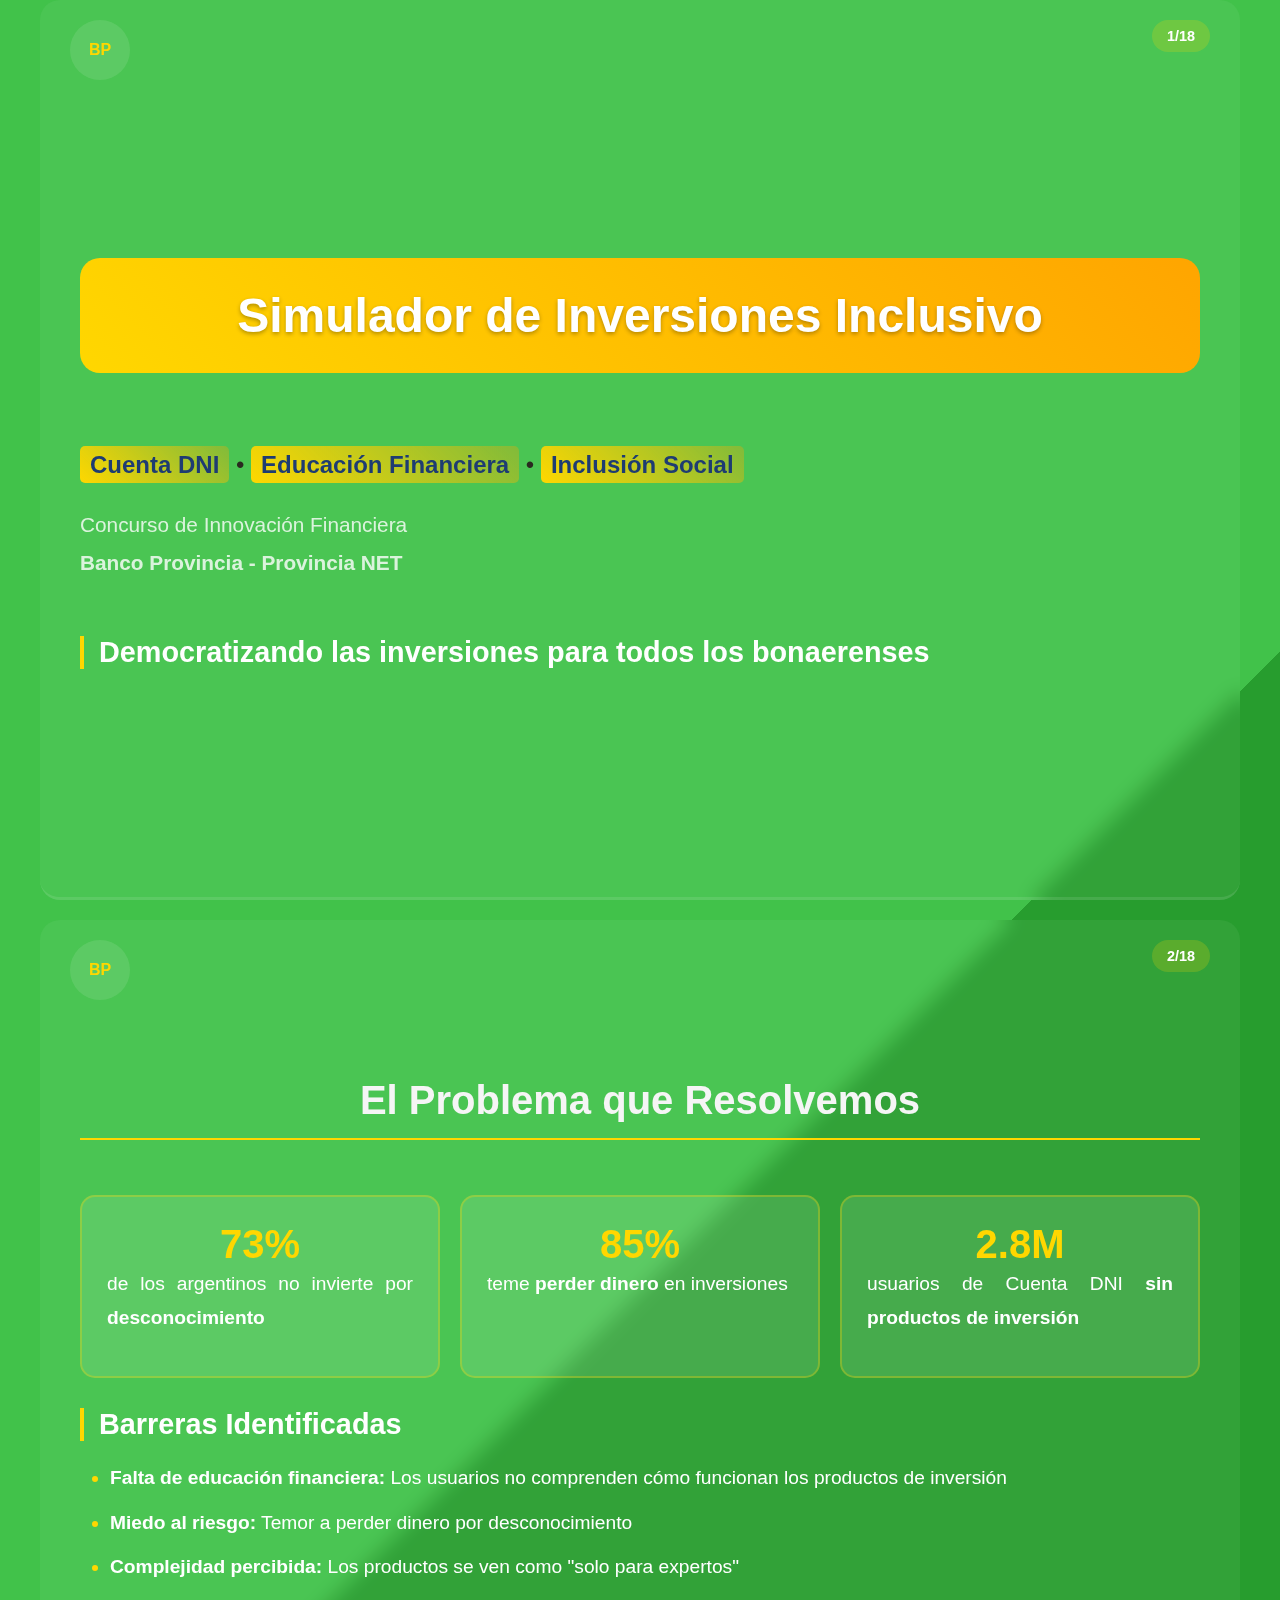
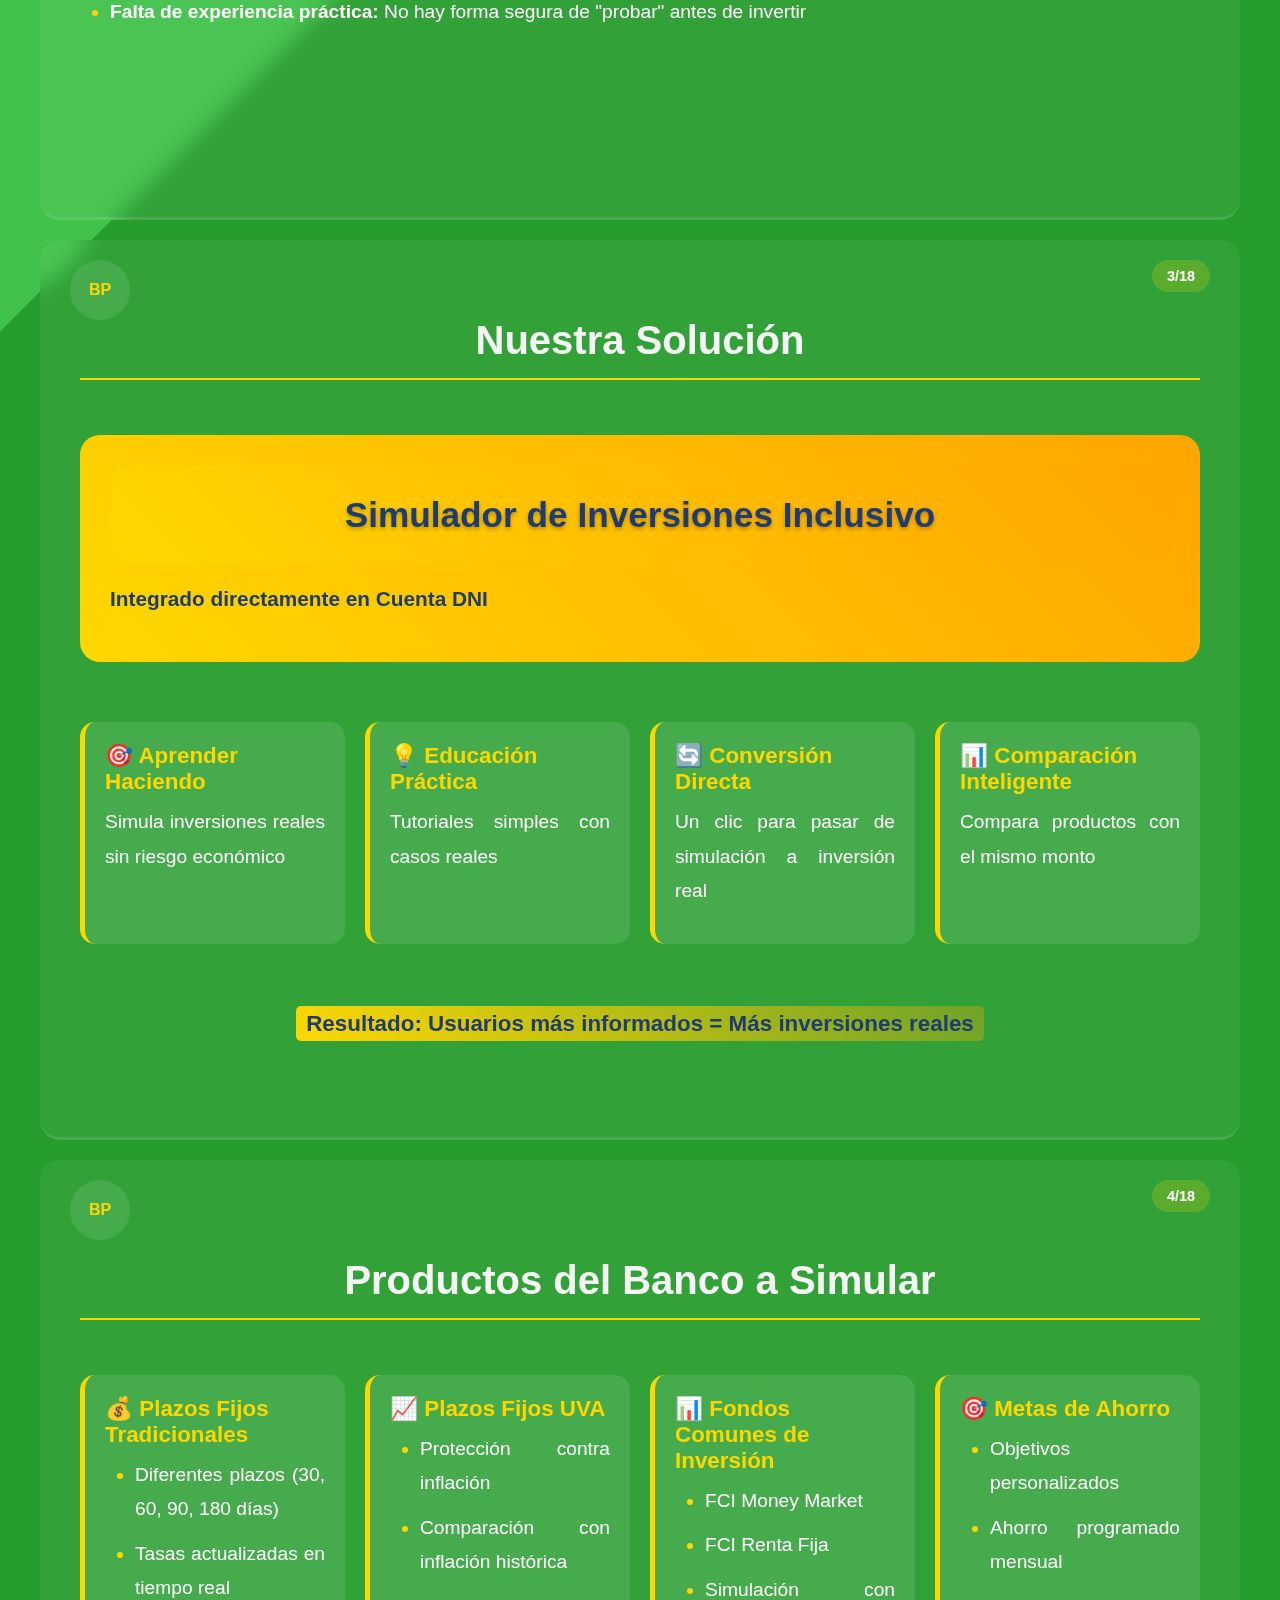
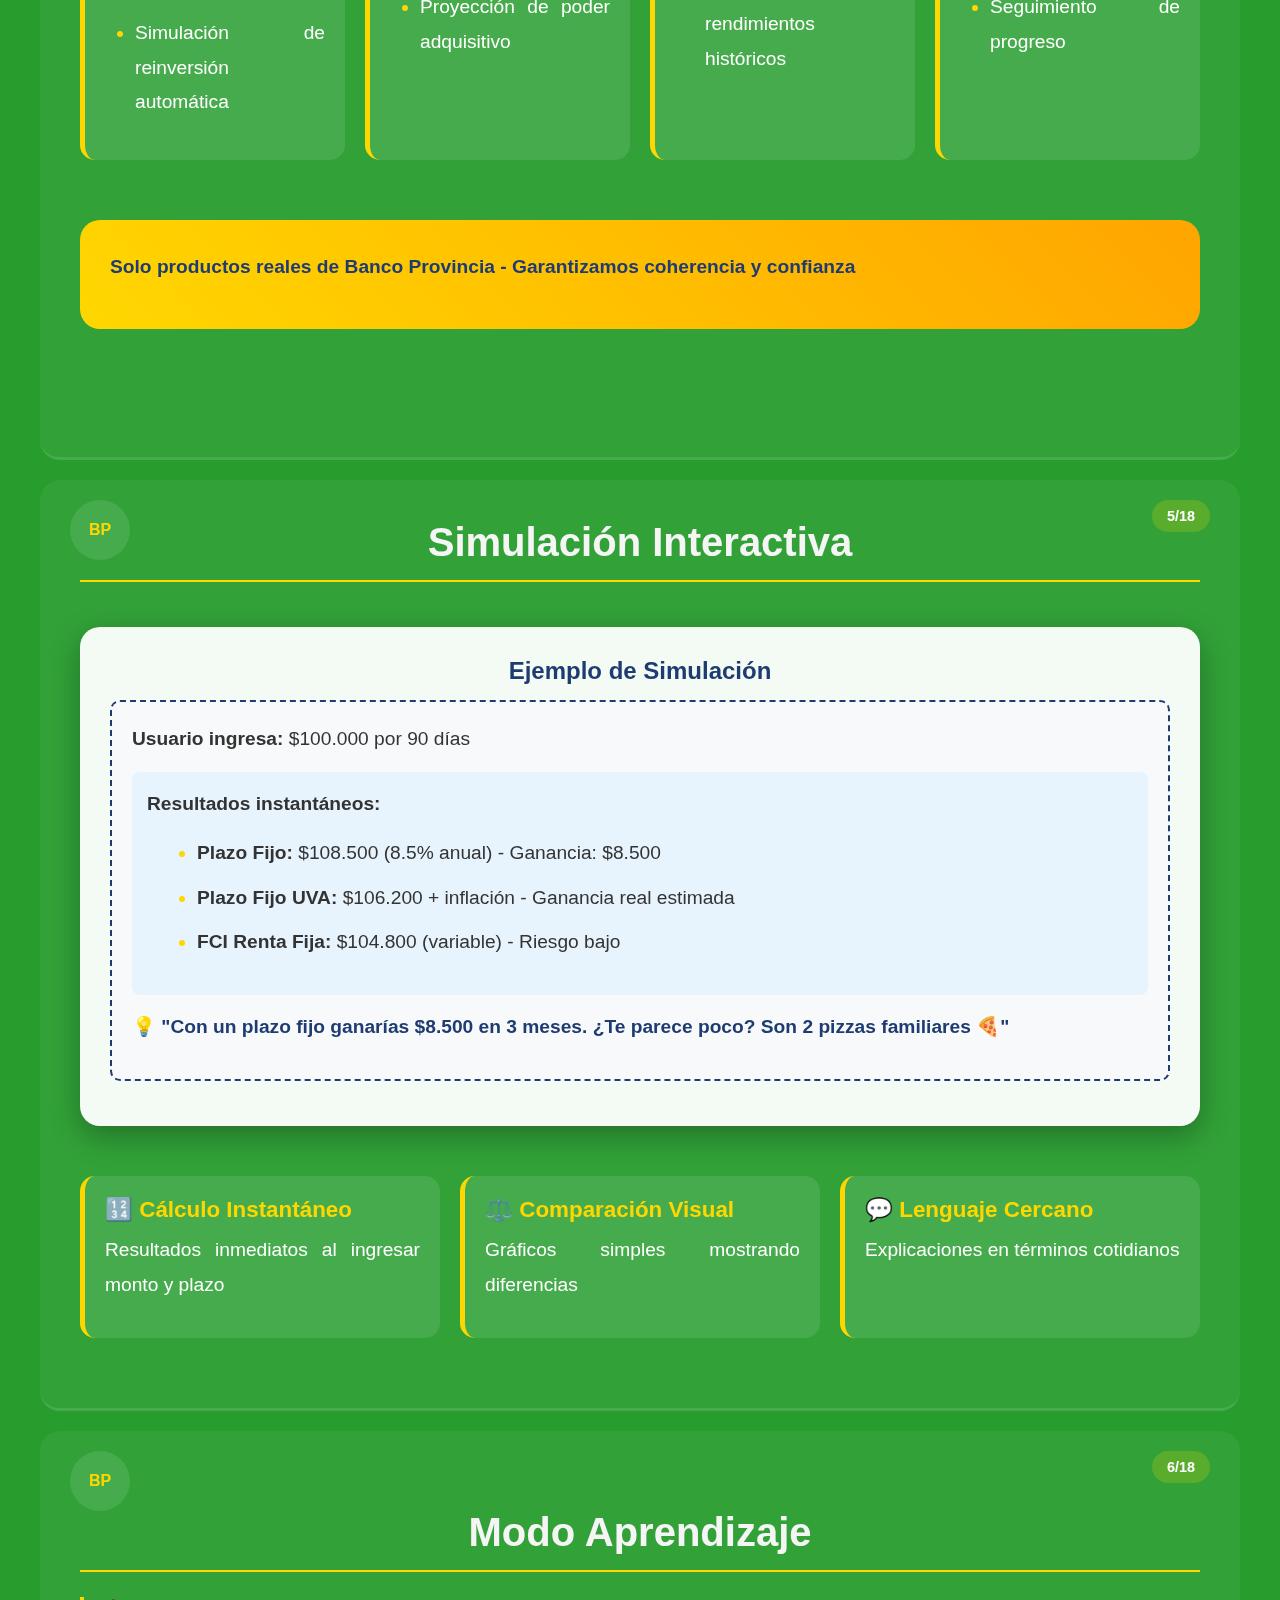
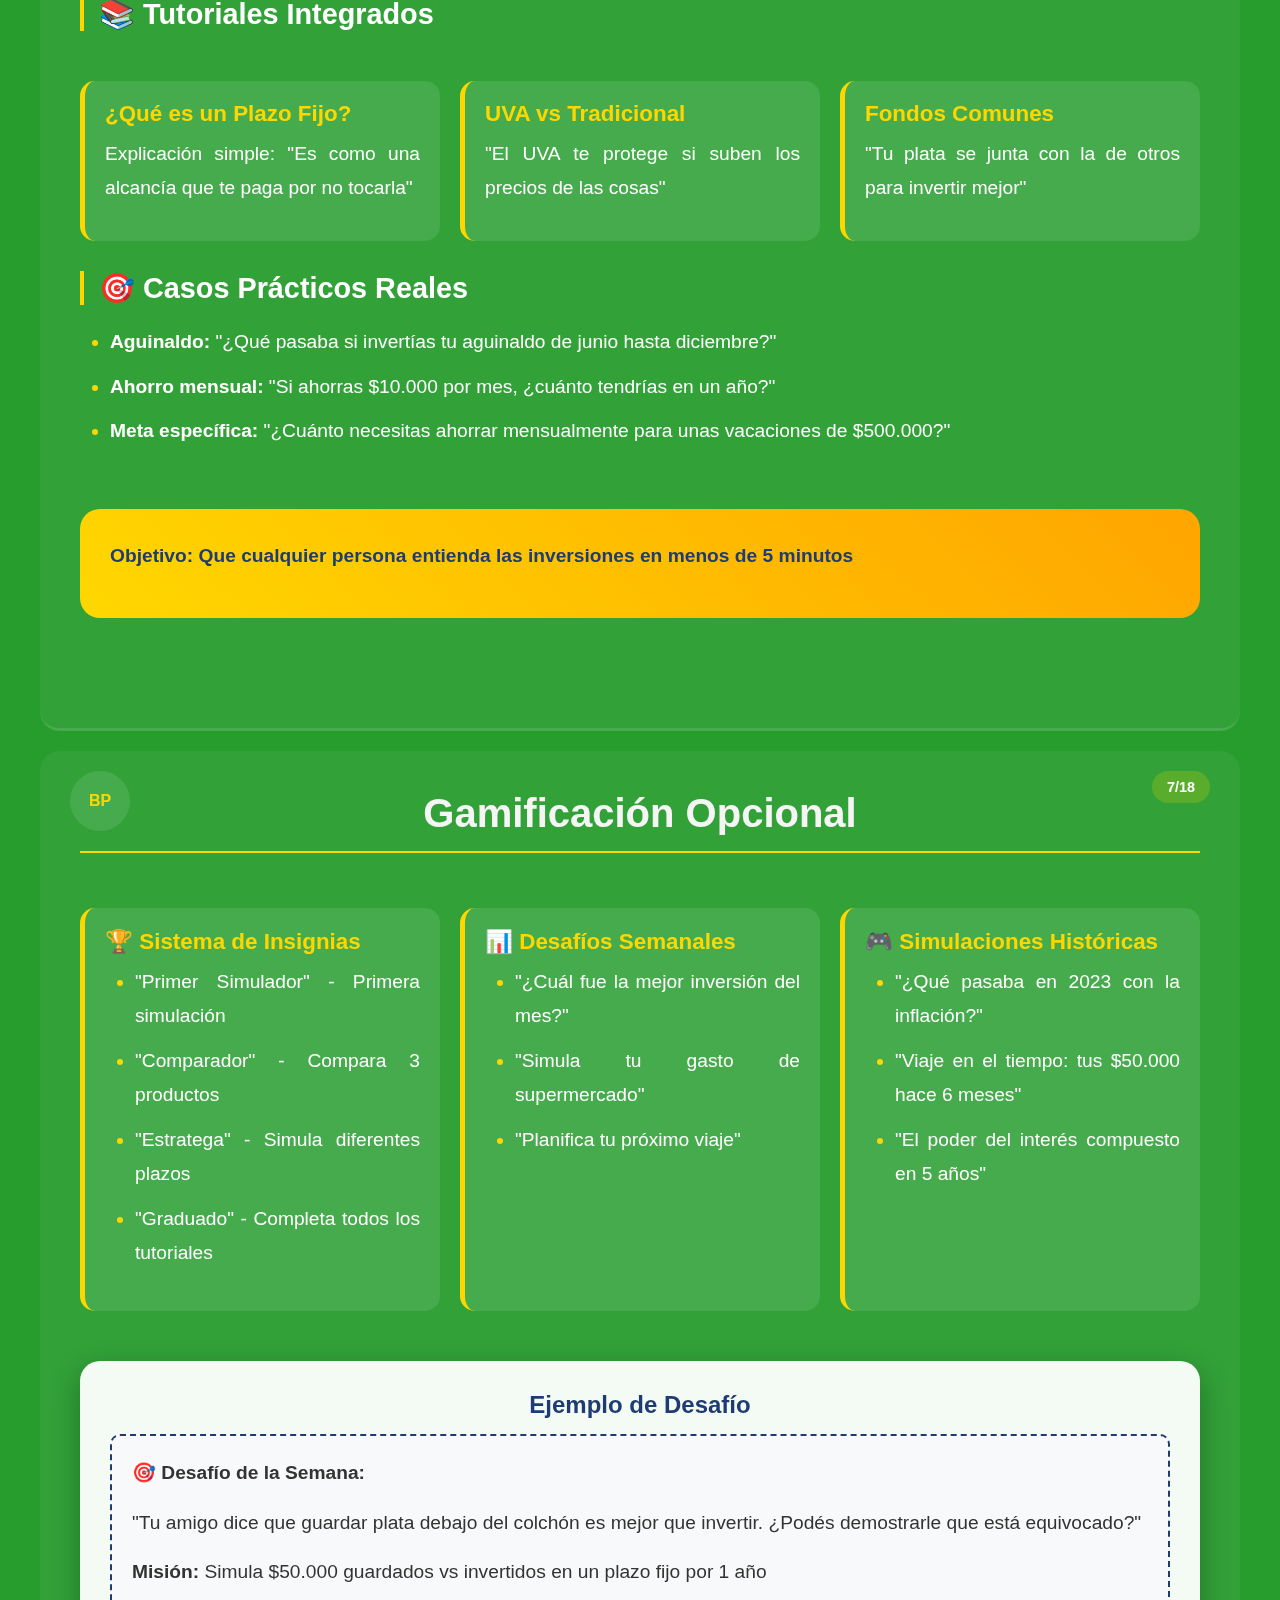
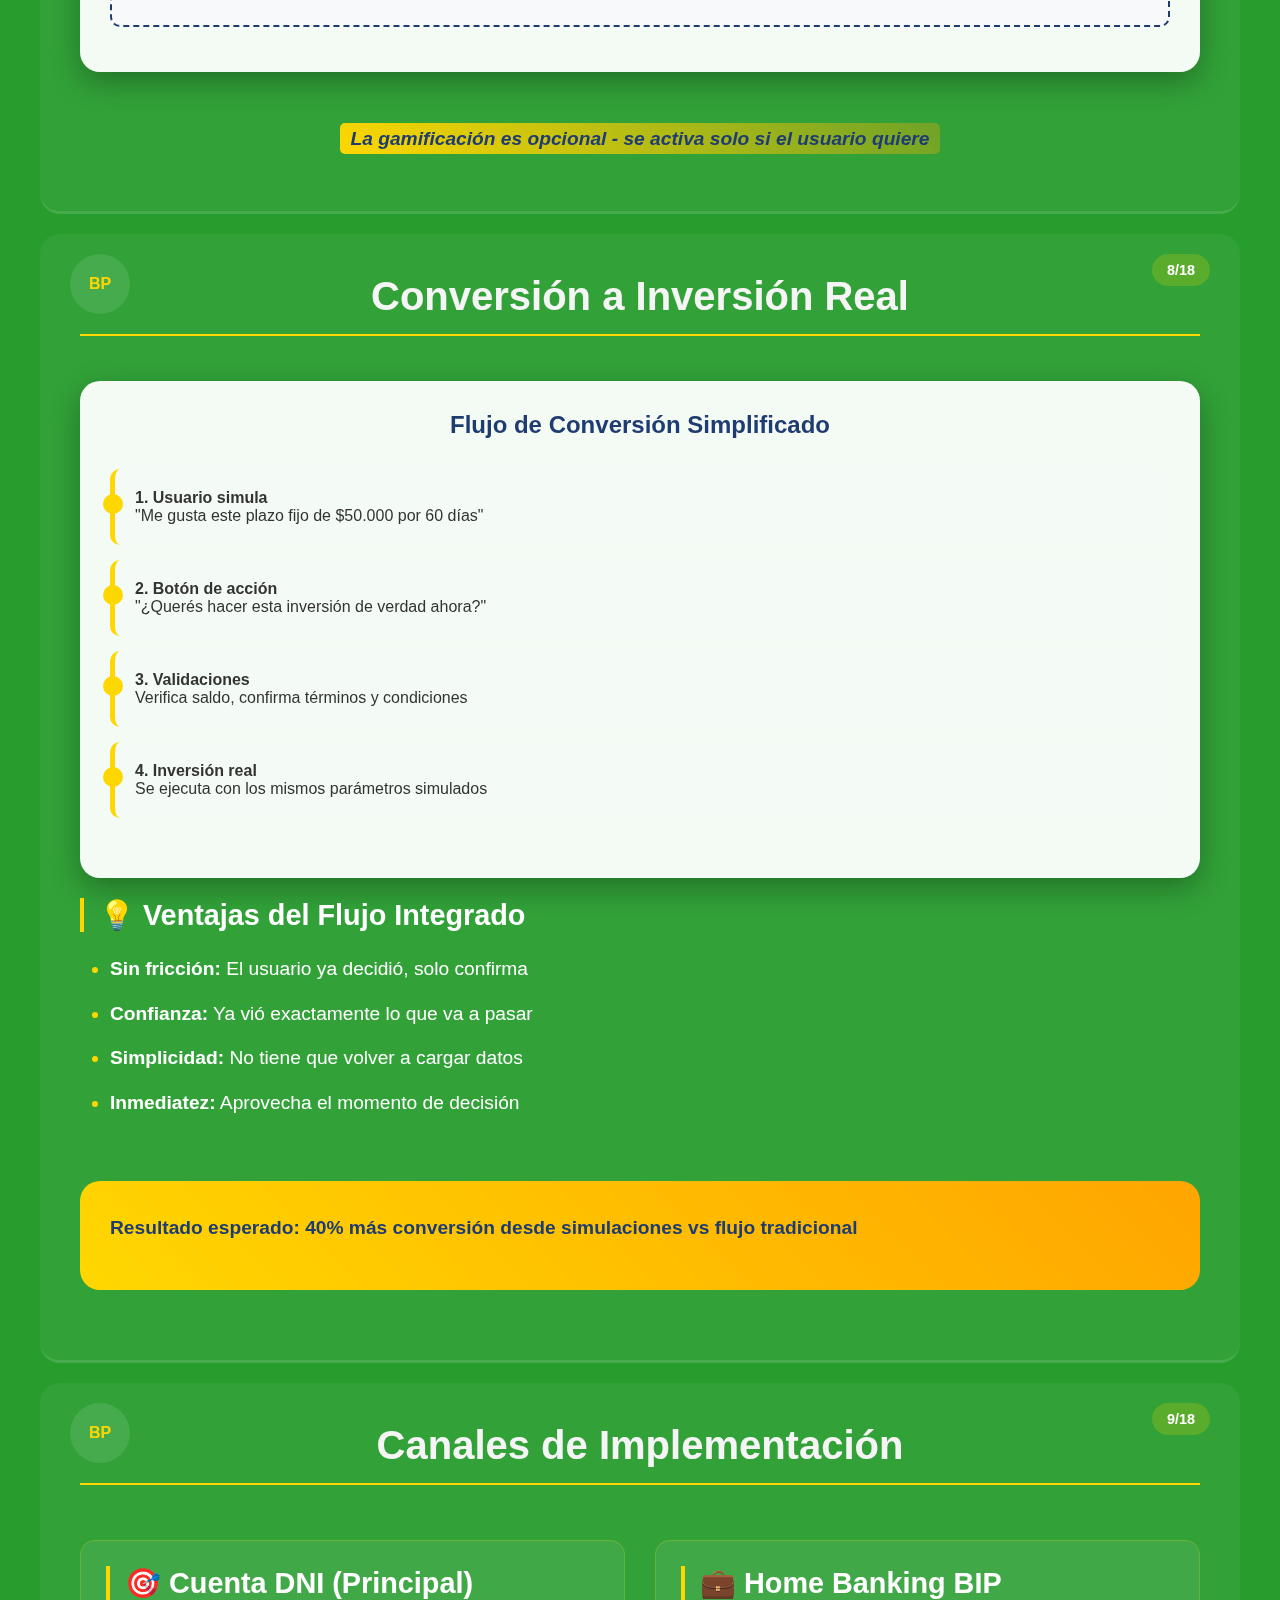
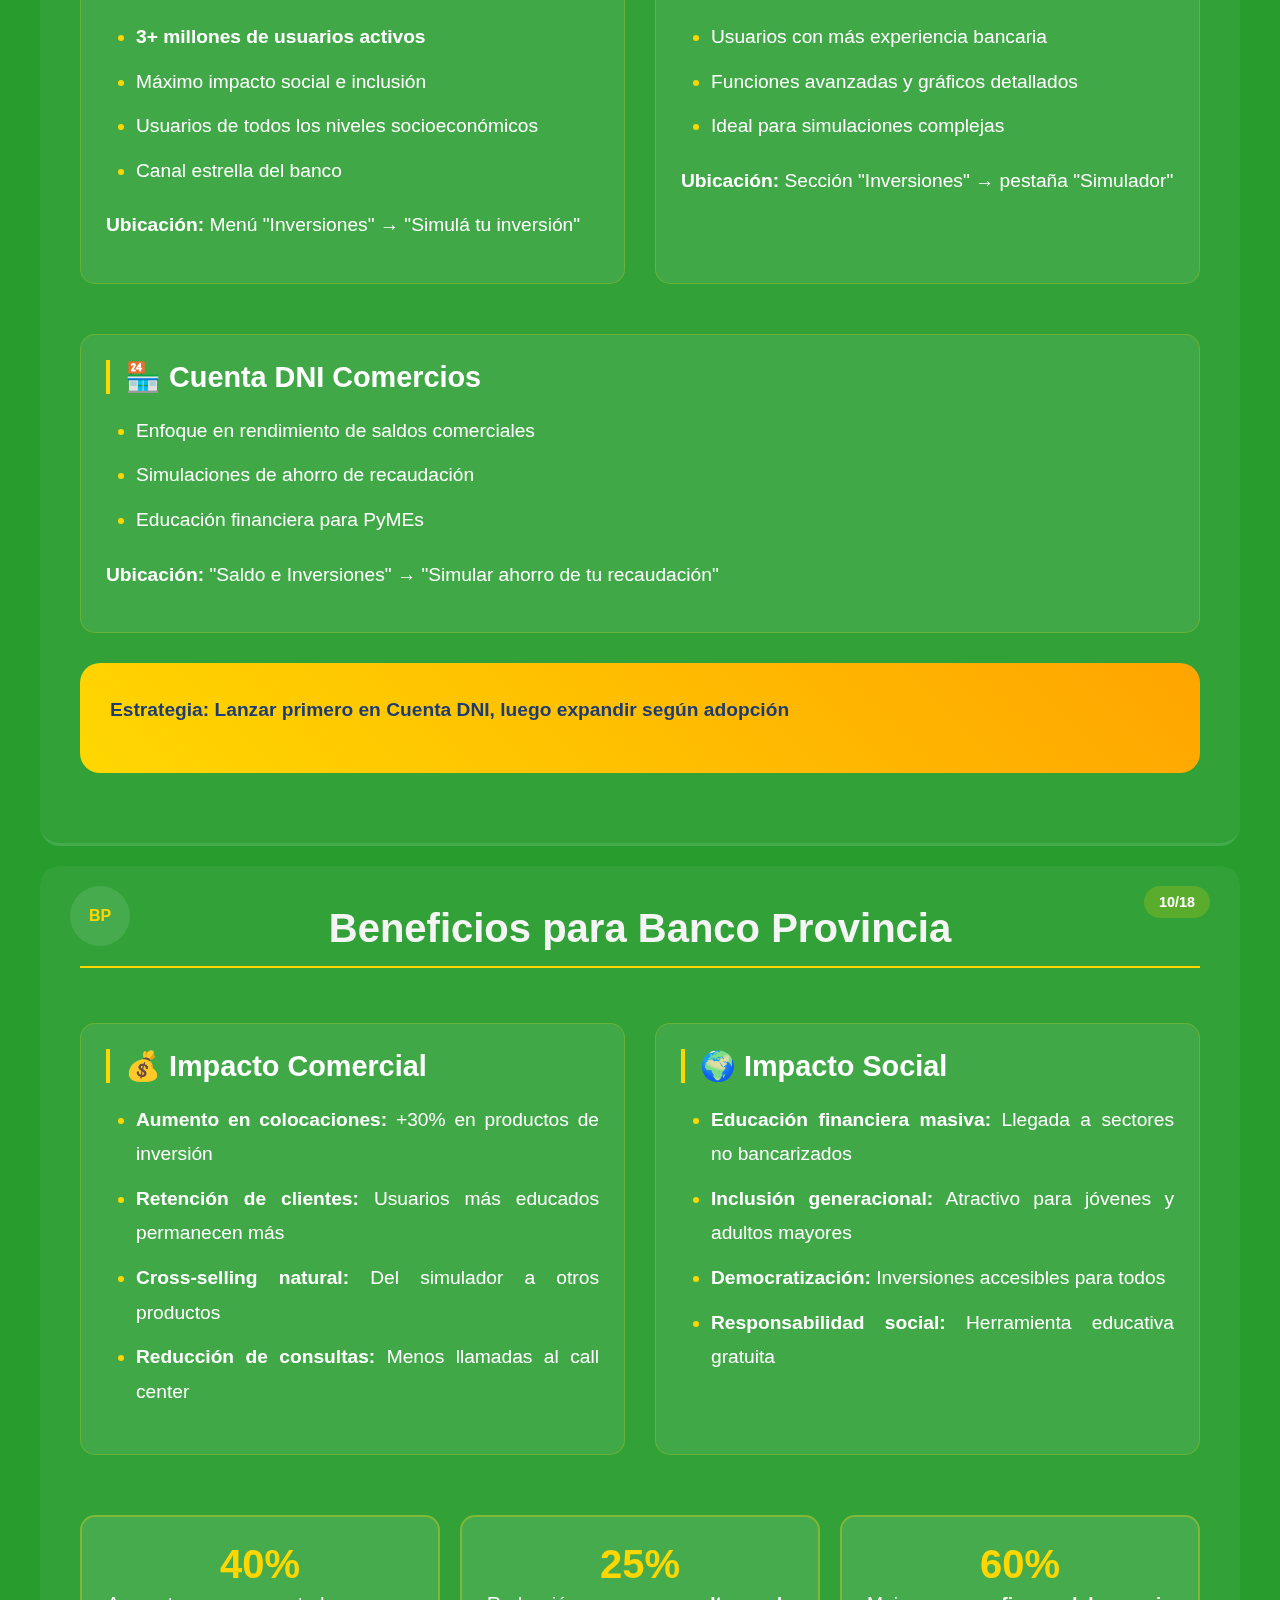
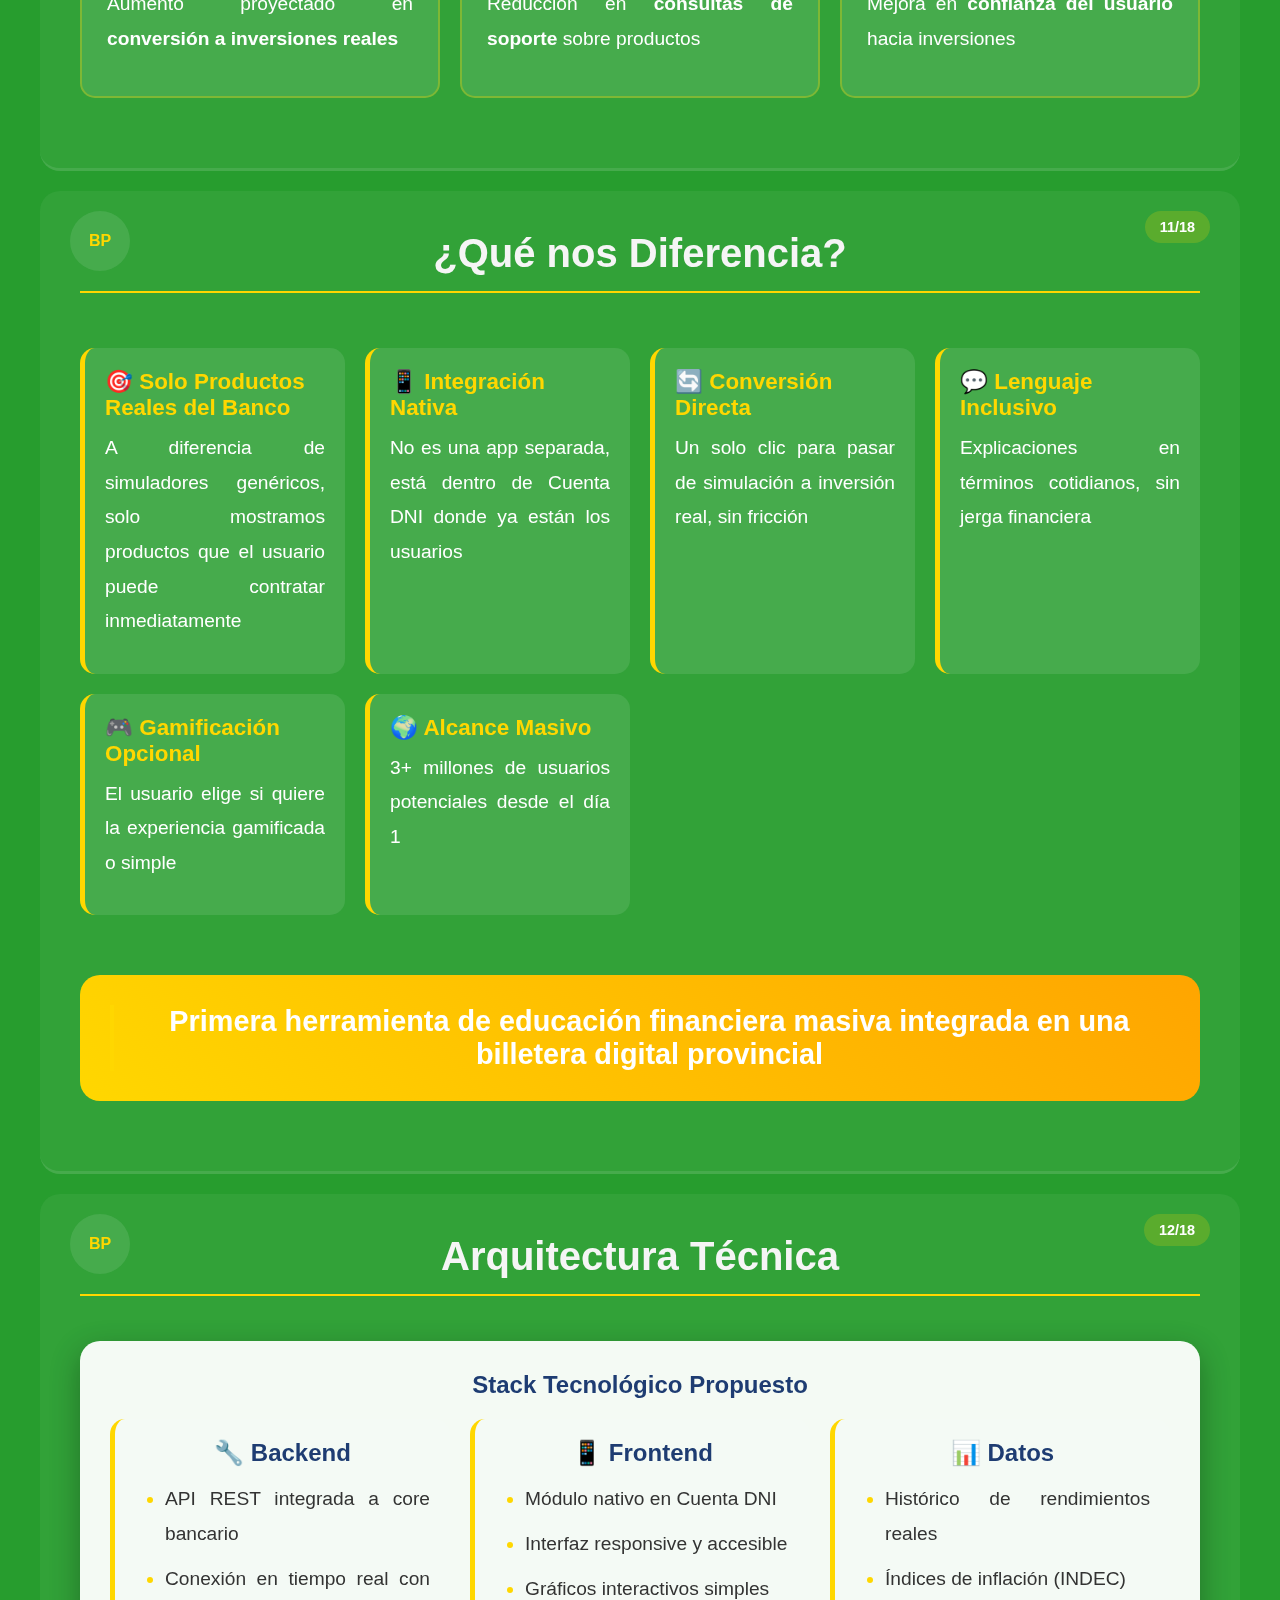
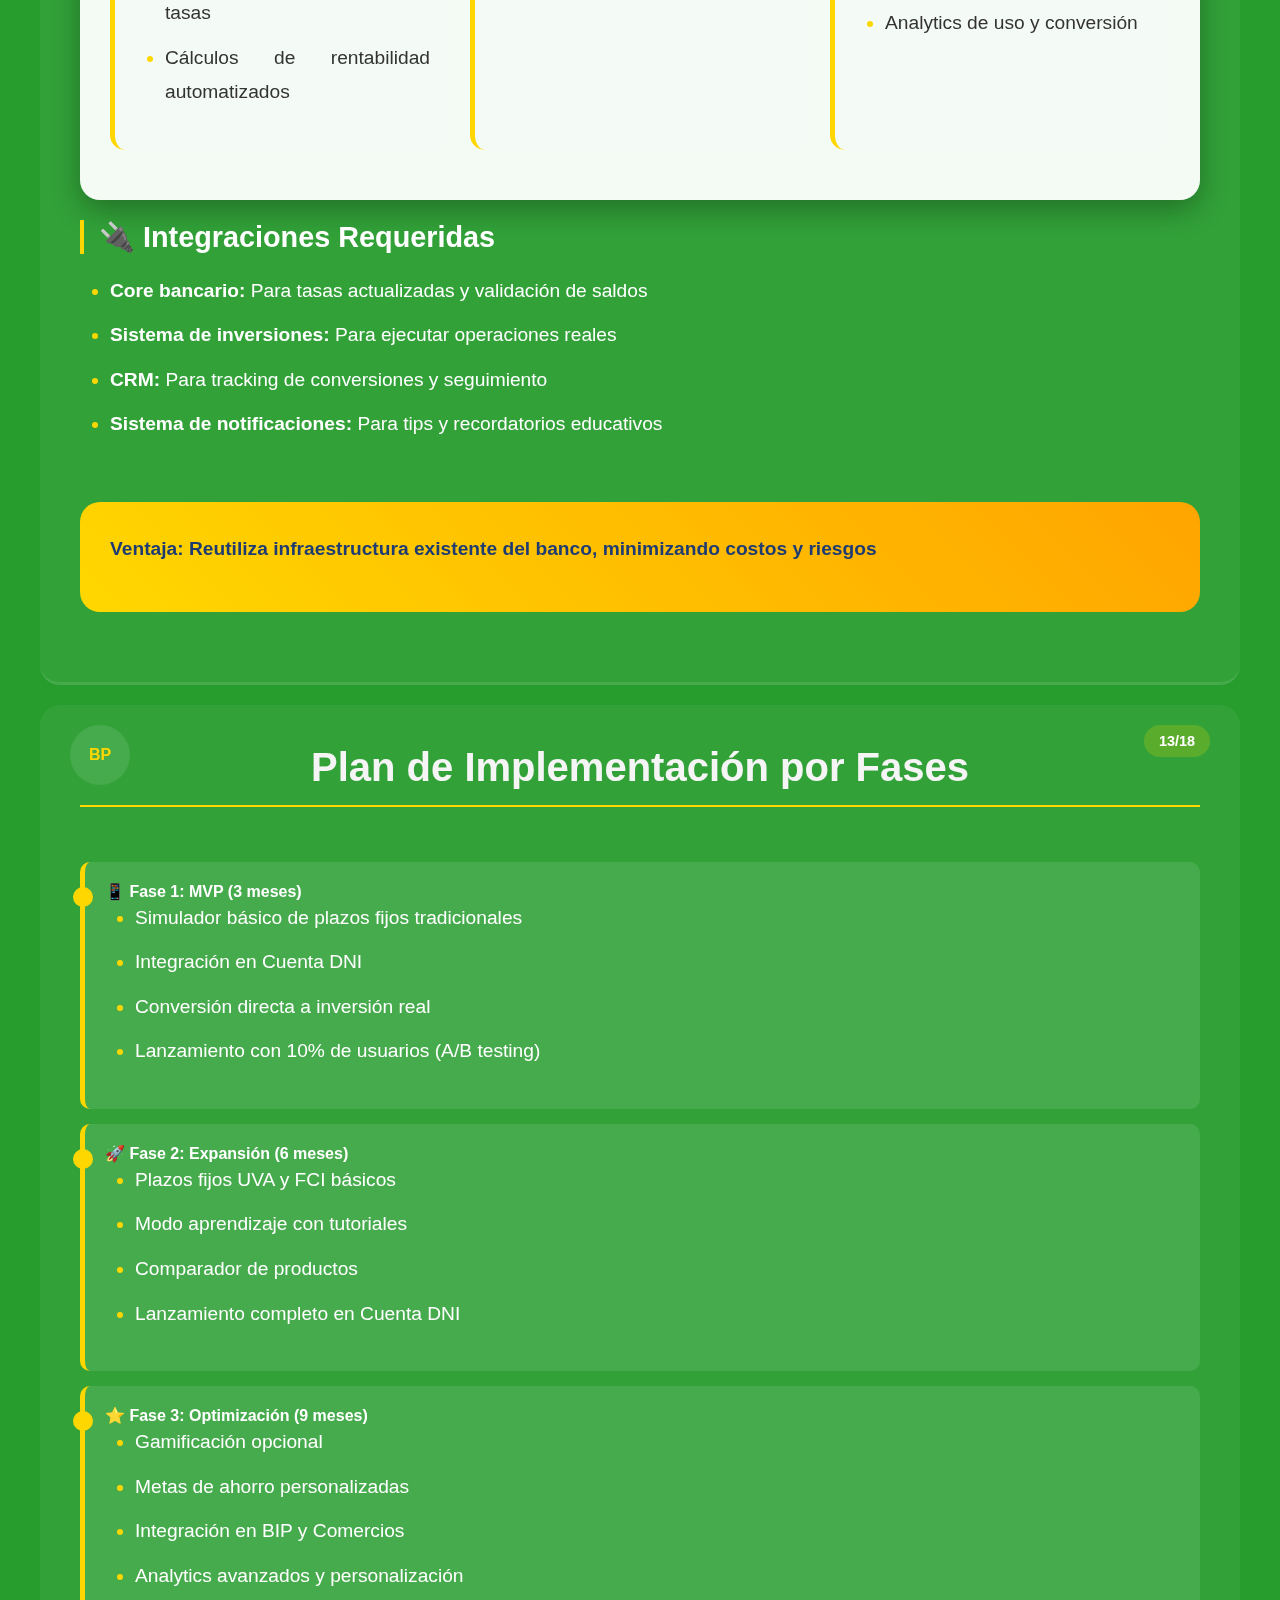
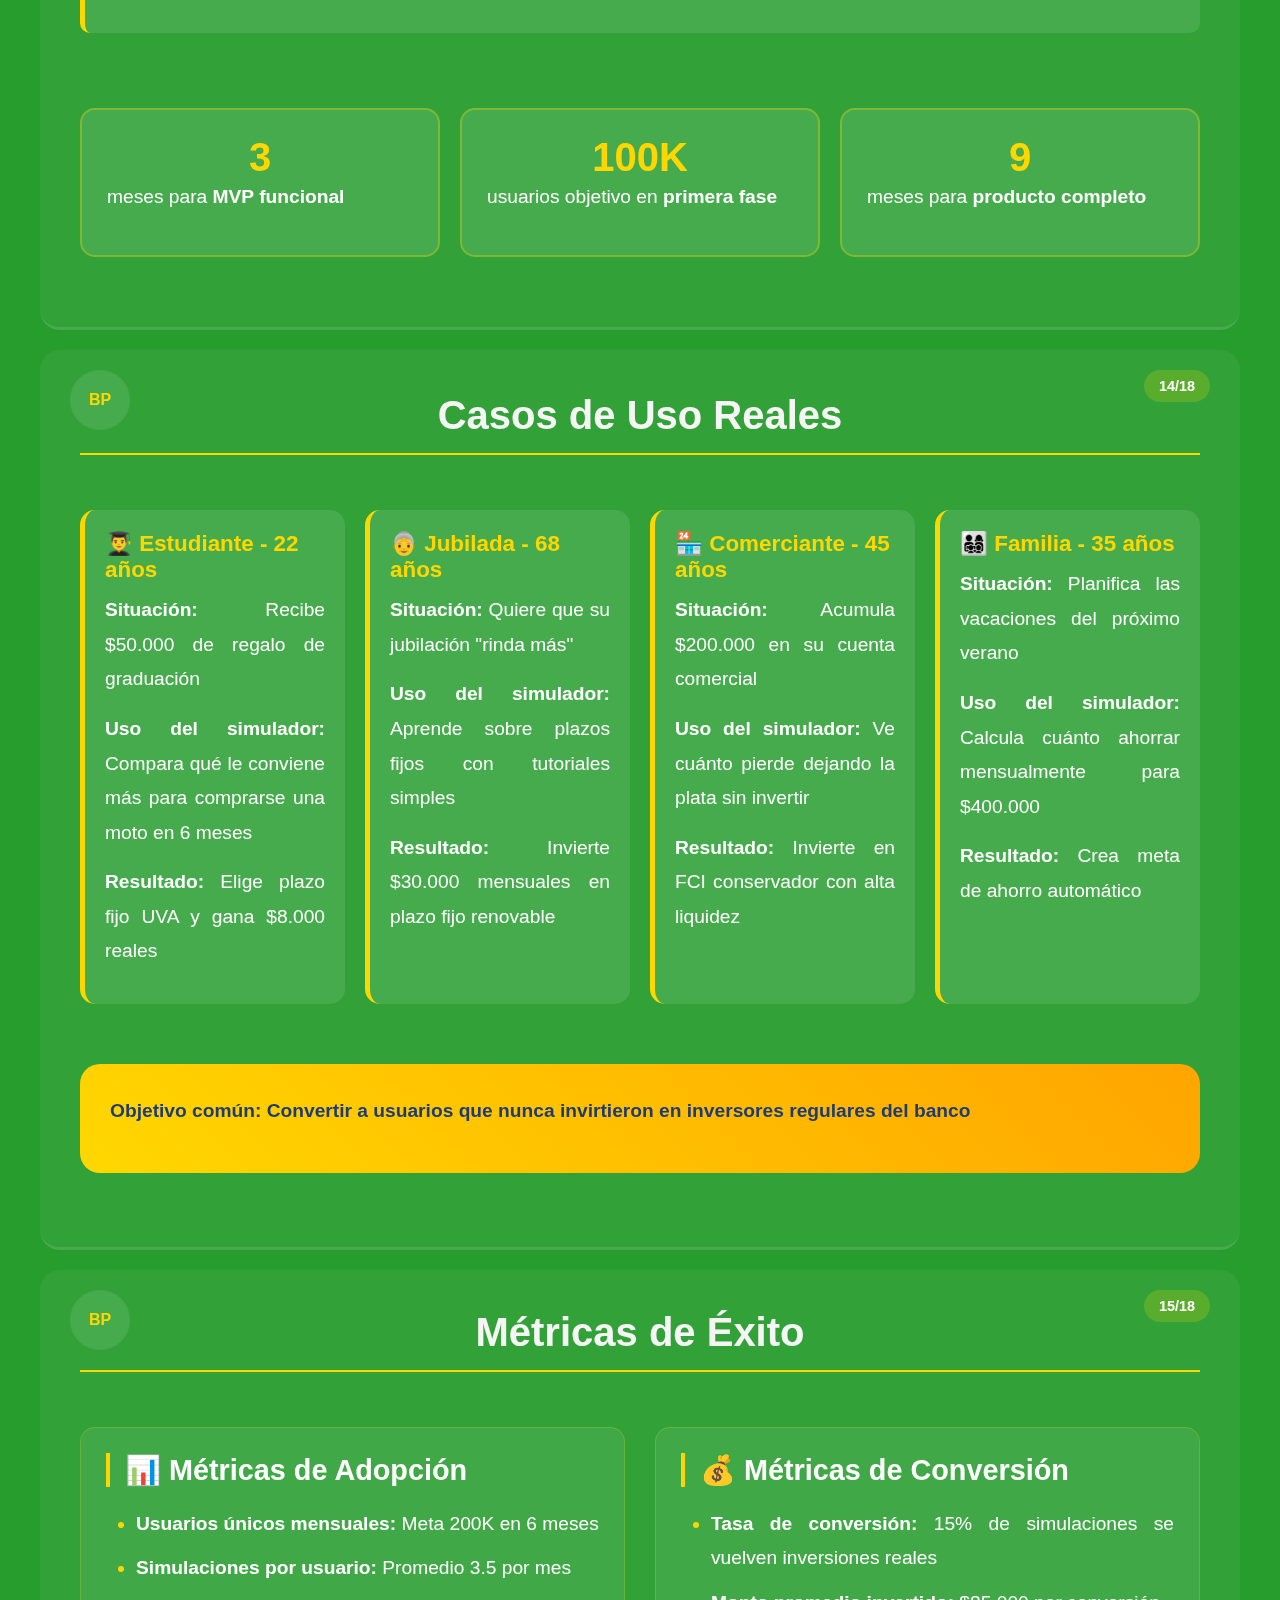
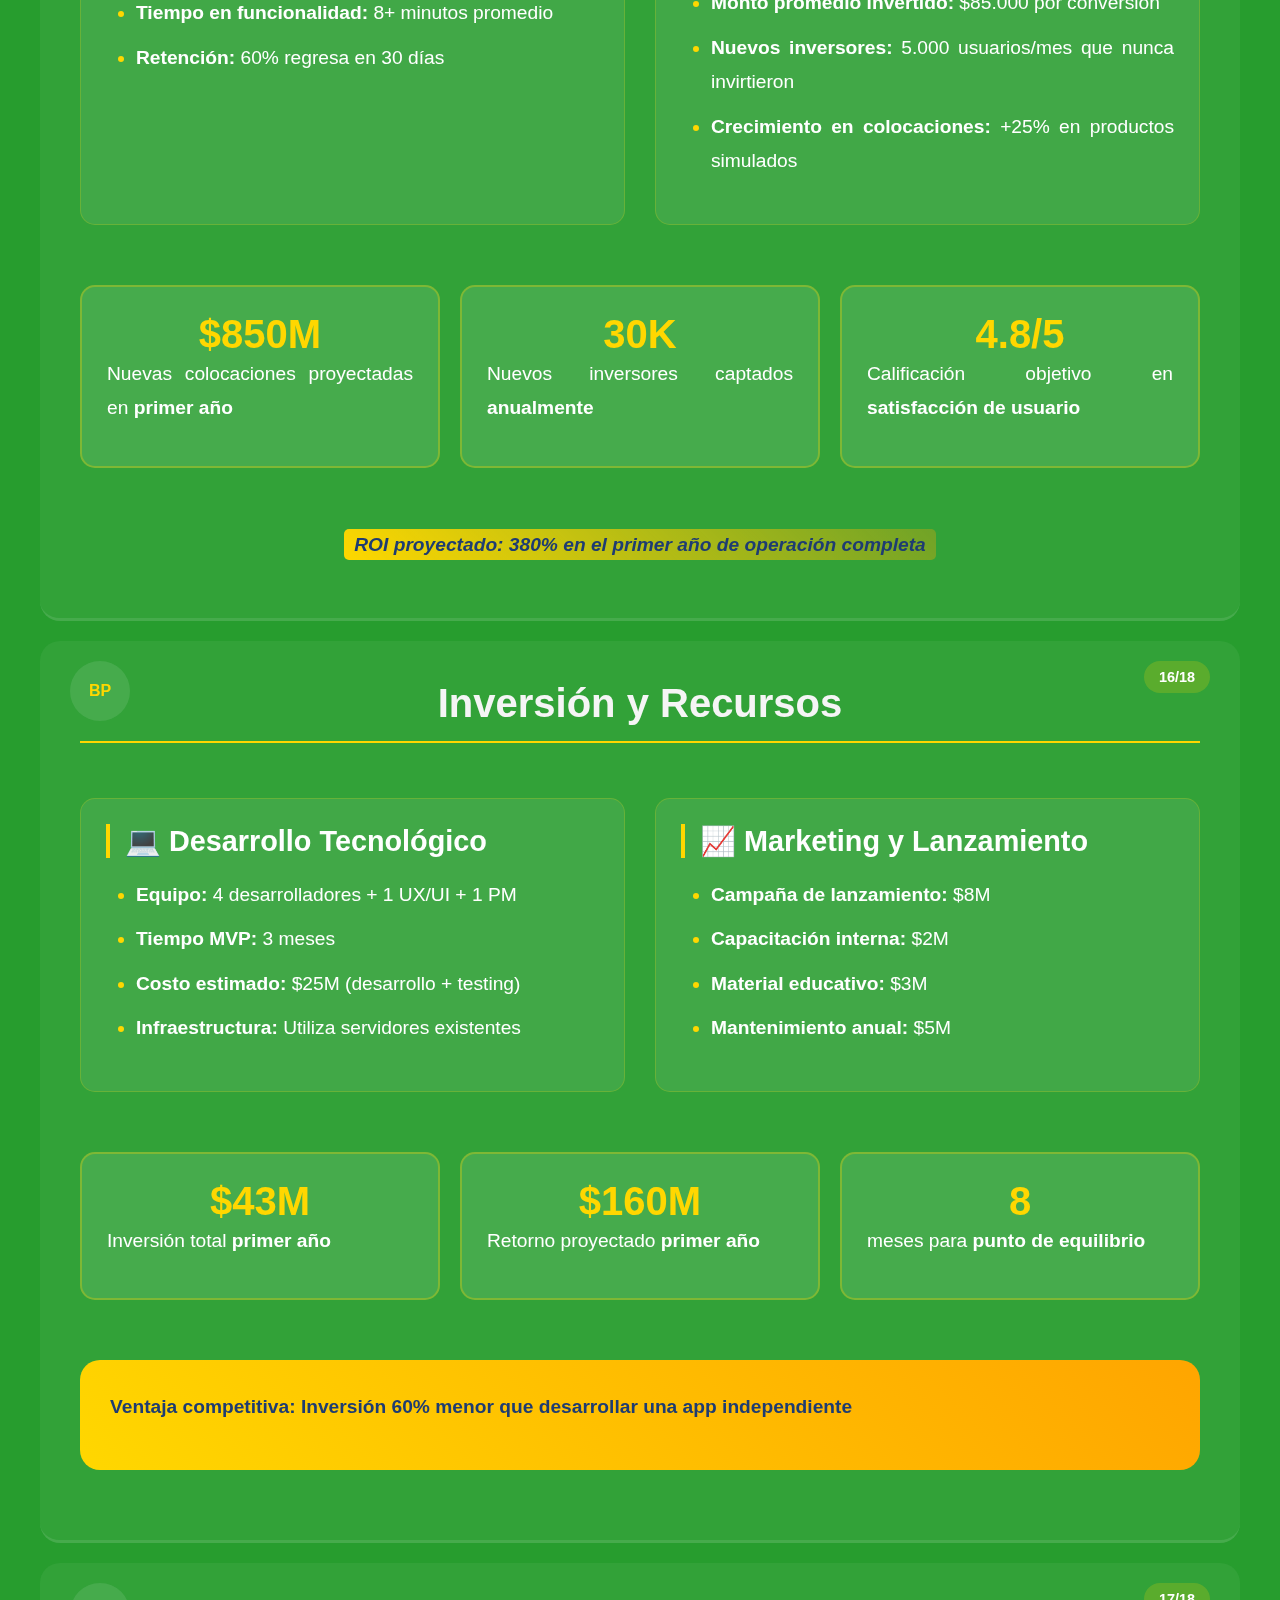
<file: prueba.html>
<!DOCTYPE html>
<html lang="es">

<head>
    <meta charset="UTF-8">
    <meta name="viewport" content="width=device-width, initial-scale=1.0">
    <title>Simulador de Inversiones Inclusivo - Banco Provincia</title>
    <style>
        * {
            margin: 0;
            padding: 0;
            box-sizing: border-box;
        }

        body {
            font-family: 'Segoe UI', Tahoma, Geneva, Verdana, sans-serif;
            background: linear-gradient(135deg, #41c24a 10%, #279d2e 10%);
            color: white;
            overflow-x: hidden;
        }

        .presentation-container {
            max-width: 1200px;
            margin: 0 auto;
            position: relative;
        }

        .slide {
            min-height: 100vh;
            padding: 40px;
            display: flex;
            flex-direction: column;
            justify-content: center;
            position: relative;
            border-bottom: 3px solid rgba(255, 255, 255, 0.1);
            background: rgba(255, 255, 255, 0.05);
            backdrop-filter: blur(10px);
            margin-bottom: 20px;
            border-radius: 20px;
        }

        .slide h1 {
            font-size: 3rem;
            margin-bottom: 30px;
            background: linear-gradient(45deg, white, black);
            background-clip: text;
            text-align: center;
            text-shadow: 0 2px 4px rgba(0, 0, 0, 0.3);
            background: linear-gradient(45deg, #FFD700, #FFA500);
            padding: 30px;
            border-radius: 20px;
            text-align: center;
            margin: 30px 0;
            font-weight: bold;
        }

        .slide h2 {
            font-size: 2.5rem;
            margin-bottom: 25px;
            color: whitesmoke;
            text-align: center;
            border-bottom: 2px solid #FFD700;
            padding-bottom: 15px;
        }

        .slide h3 {
            font-size: 1.8rem;
            margin-bottom: 20px;
            color: white;
            border-left: 4px solid #FFD700;
            padding-left: 15px;
        }

        .slide p,
        .slide li {
            font-size: 1.2rem;
            line-height: 1.8;
            margin-bottom: 15px;
            text-align: justify;
        }

        .slide ul {
            padding-left: 30px;
            margin-bottom: 20px;
        }

        .slide li {
            margin-bottom: 10px;
            position: relative;
        }

        .slide li::marker {
            color: #FFD700;
        }

        .highlight {
            background: linear-gradient(45deg, #FFD700, rgba(255, 165, 0, 0.3));
            padding: 5px 10px;
            border-radius: 5px;
            font-weight: bold;
            color: #1e3c72;
        }

        .stats-grid {
            display: grid;
            grid-template-columns: repeat(auto-fit, minmax(300px, 1fr));
            gap: 20px;
            margin: 30px 0;
        }

        .stat-card {
            background: rgba(255, 255, 255, 0.1);
            padding: 25px;
            border-radius: 15px;
            text-align: center;
            border: 2px solid rgba(255, 215, 0, 0.3);
            transition: transform 0.3s ease;
        }

        .stat-card:hover {
            transform: translateY(-5px);
            border-color: #FFD700;
        }

        .stat-number {
            font-size: 2.5rem;
            font-weight: bold;
            color: #FFD700;
            display: block;
        }

        .features-grid {
            display: grid;
            grid-template-columns: repeat(auto-fit, minmax(250px, 1fr));
            gap: 20px;
            margin: 30px 0;
        }

        .feature-card {
            background: rgba(255, 255, 255, 0.1);
            padding: 20px;
            border-radius: 15px;
            border-left: 5px solid #FFD700;
            transition: all 0.3s ease;
        }

        .feature-card:hover {
            background: rgba(255, 255, 255, 0.2);
            transform: translateX(5px);
        }

        .feature-card h4 {
            color: #FFD700;
            font-size: 1.4rem;
            margin-bottom: 10px;
        }

        .mockup {
            background: rgba(255, 255, 255, 0.95);
            color: #333;
            padding: 30px;
            border-radius: 20px;
            margin: 20px 0;
            box-shadow: 0 10px 30px rgba(0, 0, 0, 0.3);
        }

        .mockup h4 {
            color: #1e3c72;
            font-size: 1.5rem;
            margin-bottom: 15px;
            text-align: center;
        }

        .simulation-example {
            background: #f8f9fa;
            padding: 20px;
            border-radius: 10px;
            border: 2px dashed #1e3c72;
            margin: 15px 0;
        }

        .timeline {
            position: relative;
            margin: 30px 0;
        }

        .timeline-item {
            background: rgba(255, 255, 255, 0.1);
            padding: 20px;
            border-radius: 10px;
            margin-bottom: 15px;
            border-left: 5px solid #FFD700;
            position: relative;
        }

        .timeline-item::before {
            content: '';
            position: absolute;
            left: -12px;
            top: 25px;
            width: 20px;
            height: 20px;
            border-radius: 50%;
            background: #FFD700;
        }

        .benefits-section {
            display: grid;
            grid-template-columns: repeat(2, 1fr);
            gap: 30px;
            margin: 30px 0;
        }

        .benefit-column {
            background: rgba(255, 255, 255, 0.08);
            padding: 25px;
            border-radius: 15px;
            border: 1px solid rgba(255, 215, 0, 0.2);
        }

        .slide-number {
            position: absolute;
            top: 20px;
            right: 30px;
            background: rgba(255, 215, 0, 0.2);
            padding: 8px 15px;
            border-radius: 20px;
            font-size: 0.9rem;
            font-weight: bold;
        }

        .logo-space {
            position: absolute;
            top: 20px;
            left: 30px;
            width: 60px;
            height: 60px;
            background: rgba(255, 255, 255, 0.1);
            border-radius: 50%;
            display: flex;
            align-items: center;
            justify-content: center;
            font-weight: bold;
            color: #FFD700;
        }

        .cta-section {
            background: linear-gradient(45deg, #FFD700, #FFA500);
            color: #1e3c72;
            padding: 30px;
            border-radius: 20px;
            text-align: center;
            margin: 30px 0;
            font-weight: bold;
        }

        @media (max-width: 768px) {
            .slide {
                padding: 20px;
            }

            .slide h1 {
                font-size: 2rem;
            }

            .slide h2 {
                font-size: 1.8rem;
            }

            .benefits-section {
                grid-template-columns: 1fr;
            }

            .stats-grid {
                grid-template-columns: 1fr;
            }
        }
    </style>
</head>

<body>
    <div class="presentation-container">

        <!-- Slide 1: Portada -->
        <div class="slide">
            <div class="logo-space">BP</div>
            <div class="slide-number">1/18</div>
            <h1>Simulador de Inversiones Inclusivo</h1>
            <div style="text-align: center; margin: 40px 0;">
                <p style="font-size: 1.5rem; color: rgb(42, 42, 32); margin-bottom: 20px;">
                    <span class="highlight">Cuenta DNI</span> • <span class="highlight">Educación Financiera</span> •
                    <span class="highlight">Inclusión Social</span>
                </p>
                <p style="font-size: 1.3rem; opacity: 0.8;">
                    Concurso de Innovación Financiera<br>
                    <strong>Banco Provincia - Provincia NET</strong>
                </p>
            </div>
            <div>
                <h3 style="margin: 0;">Democratizando las inversiones para todos los bonaerenses</h3>
            </div>
        </div>

        <!-- Slide 2: El Problema -->
        <div class="slide">
            <div class="logo-space">BP</div>
            <div class="slide-number">2/18</div>
            <h2>El Problema que Resolvemos</h2>

            <div class="stats-grid">
                <div class="stat-card">
                    <span class="stat-number">73%</span>
                    <p>de los argentinos no invierte por <strong>desconocimiento</strong></p>
                </div>
                <div class="stat-card">
                    <span class="stat-number">85%</span>
                    <p>teme <strong>perder dinero</strong> en inversiones</p>
                </div>
                <div class="stat-card">
                    <span class="stat-number">2.8M</span>
                    <p>usuarios de Cuenta DNI <strong>sin productos de inversión</strong></p>
                </div>
            </div>

            <h3>Barreras Identificadas</h3>
            <ul>
                <li><strong>Falta de educación financiera:</strong> Los usuarios no comprenden cómo funcionan los
                    productos de inversión</li>
                <li><strong>Miedo al riesgo:</strong> Temor a perder dinero por desconocimiento</li>
                <li><strong>Complejidad percibida:</strong> Los productos se ven como "solo para expertos"</li>
                <li><strong>Falta de experiencia práctica:</strong> No hay forma segura de "probar" antes de invertir
                </li>
            </ul>
        </div>

        <!-- Slide 3: Nuestra Solución -->
        <div class="slide">
            <div class="logo-space">BP</div>
            <div class="slide-number">3/18</div>
            <h2>Nuestra Solución</h2>

            <div class="cta-section">
                <h1 style="font-size: 2.2rem; margin: 0;">Simulador de Inversiones Inclusivo</h1>
                <p style="font-size: 1.3rem; margin-top: 15px;">Integrado directamente en Cuenta DNI</p>
            </div>

            <div class="features-grid">
                <div class="feature-card">
                    <h4>🎯 Aprender Haciendo</h4>
                    <p>Simula inversiones reales sin riesgo económico</p>
                </div>
                <div class="feature-card">
                    <h4>💡 Educación Práctica</h4>
                    <p>Tutoriales simples con casos reales</p>
                </div>
                <div class="feature-card">
                    <h4>🔄 Conversión Directa</h4>
                    <p>Un clic para pasar de simulación a inversión real</p>
                </div>
                <div class="feature-card">
                    <h4>📊 Comparación Inteligente</h4>
                    <p>Compara productos con el mismo monto</p>
                </div>
            </div>

            <p style="text-align: center; font-size: 1.4rem; margin-top: 30px;">
                <span class="highlight">Resultado: Usuarios más informados = Más inversiones reales</span>
            </p>
        </div>

        <!-- Slide 4: Productos a Simular -->
        <div class="slide">
            <div class="logo-space">BP</div>
            <div class="slide-number">4/18</div>
            <h2>Productos del Banco a Simular</h2>

            <div class="features-grid">
                <div class="feature-card">
                    <h4>💰 Plazos Fijos Tradicionales</h4>
                    <ul>
                        <li>Diferentes plazos (30, 60, 90, 180 días)</li>
                        <li>Tasas actualizadas en tiempo real</li>
                        <li>Simulación de reinversión automática</li>
                    </ul>
                </div>

                <div class="feature-card">
                    <h4>📈 Plazos Fijos UVA</h4>
                    <ul>
                        <li>Protección contra inflación</li>
                        <li>Comparación con inflación histórica</li>
                        <li>Proyección de poder adquisitivo</li>
                    </ul>
                </div>

                <div class="feature-card">
                    <h4>📊 Fondos Comunes de Inversión</h4>
                    <ul>
                        <li>FCI Money Market</li>
                        <li>FCI Renta Fija</li>
                        <li>Simulación con rendimientos históricos</li>
                    </ul>
                </div>

                <div class="feature-card">
                    <h4>🎯 Metas de Ahorro</h4>
                    <ul>
                        <li>Objetivos personalizados</li>
                        <li>Ahorro programado mensual</li>
                        <li>Seguimiento de progreso</li>
                    </ul>
                </div>
            </div>

            <div class="cta-section">
                <p><strong>Solo productos reales de Banco Provincia</strong> - Garantizamos coherencia y confianza</p>
            </div>
        </div>

        <!-- Slide 5: Funcionalidad Principal -->
        <div class="slide">
            <div class="logo-space">BP</div>
            <div class="slide-number">5/18</div>
            <h2>Simulación Interactiva</h2>

            <div class="mockup">
                <h4>Ejemplo de Simulación</h4>
                <div class="simulation-example">
                    <p><strong>Usuario ingresa:</strong> $100.000 por 90 días</p>
                    <div style="margin: 15px 0; padding: 15px; background: #e8f4fd; border-radius: 8px;">
                        <p><strong>Resultados instantáneos:</strong></p>
                        <ul style="margin-left: 20px;">
                            <li><strong>Plazo Fijo:</strong> $108.500 (8.5% anual) - Ganancia: $8.500</li>
                            <li><strong>Plazo Fijo UVA:</strong> $106.200 + inflación - Ganancia real estimada</li>
                            <li><strong>FCI Renta Fija:</strong> $104.800 (variable) - Riesgo bajo</li>
                        </ul>
                    </div>
                    <p style="color: #1e3c72; font-weight: bold;">
                        💡 "Con un plazo fijo ganarías $8.500 en 3 meses. ¿Te parece poco? Son 2 pizzas familiares 🍕"
                    </p>
                </div>
            </div>

            <div class="features-grid">
                <div class="feature-card">
                    <h4>🔢 Cálculo Instantáneo</h4>
                    <p>Resultados inmediatos al ingresar monto y plazo</p>
                </div>
                <div class="feature-card">
                    <h4>⚖️ Comparación Visual</h4>
                    <p>Gráficos simples mostrando diferencias</p>
                </div>
                <div class="feature-card">
                    <h4>💬 Lenguaje Cercano</h4>
                    <p>Explicaciones en términos cotidianos</p>
                </div>
            </div>
        </div>

        <!-- Slide 6: Modo Aprendizaje -->
        <div class="slide">
            <div class="logo-space">BP</div>
            <div class="slide-number">6/18</div>
            <h2>Modo Aprendizaje</h2>

            <h3>📚 Tutoriales Integrados</h3>
            <div class="features-grid">
                <div class="feature-card">
                    <h4>¿Qué es un Plazo Fijo?</h4>
                    <p>Explicación simple: "Es como una alcancía que te paga por no tocarla"</p>
                </div>
                <div class="feature-card">
                    <h4>UVA vs Tradicional</h4>
                    <p>"El UVA te protege si suben los precios de las cosas"</p>
                </div>
                <div class="feature-card">
                    <h4>Fondos Comunes</h4>
                    <p>"Tu plata se junta con la de otros para invertir mejor"</p>
                </div>
            </div>

            <h3>🎯 Casos Prácticos Reales</h3>
            <ul>
                <li><strong>Aguinaldo:</strong> "¿Qué pasaba si invertías tu aguinaldo de junio hasta diciembre?"</li>
                <li><strong>Ahorro mensual:</strong> "Si ahorras $10.000 por mes, ¿cuánto tendrías en un año?"</li>
                <li><strong>Meta específica:</strong> "¿Cuánto necesitas ahorrar mensualmente para unas vacaciones de
                    $500.000?"</li>
            </ul>

            <div class="cta-section">
                <p><strong>Objetivo:</strong> Que cualquier persona entienda las inversiones en menos de 5 minutos</p>
            </div>
        </div>

        <!-- Slide 7: Gamificación -->
        <div class="slide">
            <div class="logo-space">BP</div>
            <div class="slide-number">7/18</div>
            <h2>Gamificación Opcional</h2>

            <div class="features-grid">
                <div class="feature-card">
                    <h4>🏆 Sistema de Insignias</h4>
                    <ul>
                        <li>"Primer Simulador" - Primera simulación</li>
                        <li>"Comparador" - Compara 3 productos</li>
                        <li>"Estratega" - Simula diferentes plazos</li>
                        <li>"Graduado" - Completa todos los tutoriales</li>
                    </ul>
                </div>

                <div class="feature-card">
                    <h4>📊 Desafíos Semanales</h4>
                    <ul>
                        <li>"¿Cuál fue la mejor inversión del mes?"</li>
                        <li>"Simula tu gasto de supermercado"</li>
                        <li>"Planifica tu próximo viaje"</li>
                    </ul>
                </div>

                <div class="feature-card">
                    <h4>🎮 Simulaciones Históricas</h4>
                    <ul>
                        <li>"¿Qué pasaba en 2023 con la inflación?"</li>
                        <li>"Viaje en el tiempo: tus $50.000 hace 6 meses"</li>
                        <li>"El poder del interés compuesto en 5 años"</li>
                    </ul>
                </div>
            </div>

            <div class="mockup">
                <h4>Ejemplo de Desafío</h4>
                <div class="simulation-example">
                    <p><strong>🎯 Desafío de la Semana:</strong></p>
                    <p>"Tu amigo dice que guardar plata debajo del colchón es mejor que invertir. ¿Podés demostrarle que
                        está equivocado?"</p>
                    <p><strong>Misión:</strong> Simula $50.000 guardados vs invertidos en un plazo fijo por 1 año</p>
                </div>
            </div>

            <p style="text-align: center; font-style: italic; margin-top: 30px;">
                <span class="highlight">La gamificación es opcional - se activa solo si el usuario quiere</span>
            </p>
        </div>

        <!-- Slide 8: Conversión a Real -->
        <div class="slide">
            <div class="logo-space">BP</div>
            <div class="slide-number">8/18</div>
            <h2>Conversión a Inversión Real</h2>

            <div class="mockup">
                <h4>Flujo de Conversión Simplificado</h4>
                <div class="timeline">
                    <div class="timeline-item">
                        <strong>1. Usuario simula</strong><br>
                        "Me gusta este plazo fijo de $50.000 por 60 días"
                    </div>
                    <div class="timeline-item">
                        <strong>2. Botón de acción</strong><br>
                        "¿Querés hacer esta inversión de verdad ahora?"
                    </div>
                    <div class="timeline-item">
                        <strong>3. Validaciones</strong><br>
                        Verifica saldo, confirma términos y condiciones
                    </div>
                    <div class="timeline-item">
                        <strong>4. Inversión real</strong><br>
                        Se ejecuta con los mismos parámetros simulados
                    </div>
                </div>
            </div>

            <h3>💡 Ventajas del Flujo Integrado</h3>
            <ul>
                <li><strong>Sin fricción:</strong> El usuario ya decidió, solo confirma</li>
                <li><strong>Confianza:</strong> Ya vió exactamente lo que va a pasar</li>
                <li><strong>Simplicidad:</strong> No tiene que volver a cargar datos</li>
                <li><strong>Inmediatez:</strong> Aprovecha el momento de decisión</li>
            </ul>

            <div class="cta-section">
                <p><strong>Resultado esperado:</strong> 40% más conversión desde simulaciones vs flujo tradicional</p>
            </div>
        </div>

        <!-- Slide 9: Canales de Implementación -->
        <div class="slide">
            <div class="logo-space">BP</div>
            <div class="slide-number">9/18</div>
            <h2>Canales de Implementación</h2>

            <div class="benefits-section">
                <div class="benefit-column">
                    <h3>🎯 Cuenta DNI (Principal)</h3>
                    <ul>
                        <li><strong>3+ millones de usuarios activos</strong></li>
                        <li>Máximo impacto social e inclusión</li>
                        <li>Usuarios de todos los niveles socioeconómicos</li>
                        <li>Canal estrella del banco</li>
                    </ul>
                    <p><strong>Ubicación:</strong> Menú "Inversiones" → "Simulá tu inversión"</p>
                </div>

                <div class="benefit-column">
                    <h3>💼 Home Banking BIP</h3>
                    <ul>
                        <li>Usuarios con más experiencia bancaria</li>
                        <li>Funciones avanzadas y gráficos detallados</li>
                        <li>Ideal para simulaciones complejas</li>
                    </ul>
                    <p><strong>Ubicación:</strong> Sección "Inversiones" → pestaña "Simulador"</p>
                </div>
            </div>

            <div class="benefit-column" style="margin-top: 20px;">
                <h3>🏪 Cuenta DNI Comercios</h3>
                <ul>
                    <li>Enfoque en rendimiento de saldos comerciales</li>
                    <li>Simulaciones de ahorro de recaudación</li>
                    <li>Educación financiera para PyMEs</li>
                </ul>
                <p><strong>Ubicación:</strong> "Saldo e Inversiones" → "Simular ahorro de tu recaudación"</p>
            </div>

            <div class="cta-section" style="margin-top: 30px;">
                <p><strong>Estrategia:</strong> Lanzar primero en Cuenta DNI, luego expandir según adopción</p>
            </div>
        </div>

        <!-- Slide 10: Beneficios para el Banco -->
        <div class="slide">
            <div class="logo-space">BP</div>
            <div class="slide-number">10/18</div>
            <h2>Beneficios para Banco Provincia</h2>

            <div class="benefits-section">
                <div class="benefit-column">
                    <h3>💰 Impacto Comercial</h3>
                    <ul>
                        <li><strong>Aumento en colocaciones:</strong> +30% en productos de inversión</li>
                        <li><strong>Retención de clientes:</strong> Usuarios más educados permanecen más</li>
                        <li><strong>Cross-selling natural:</strong> Del simulador a otros productos</li>
                        <li><strong>Reducción de consultas:</strong> Menos llamadas al call center</li>
                    </ul>
                </div>

                <div class="benefit-column">
                    <h3>🌍 Impacto Social</h3>
                    <ul>
                        <li><strong>Educación financiera masiva:</strong> Llegada a sectores no bancarizados</li>
                        <li><strong>Inclusión generacional:</strong> Atractivo para jóvenes y adultos mayores</li>
                        <li><strong>Democratización:</strong> Inversiones accesibles para todos</li>
                        <li><strong>Responsabilidad social:</strong> Herramienta educativa gratuita</li>
                    </ul>
                </div>
            </div>

            <div class="stats-grid">
                <div class="stat-card">
                    <span class="stat-number">40%</span>
                    <p>Aumento proyectado en <strong>conversión a inversiones reales</strong></p>
                </div>
                <div class="stat-card">
                    <span class="stat-number">25%</span>
                    <p>Reducción en <strong>consultas de soporte</strong> sobre productos</p>
                </div>
                <div class="stat-card">
                    <span class="stat-number">60%</span>
                    <p>Mejora en <strong>confianza del usuario</strong> hacia inversiones</p>
                </div>
            </div>
        </div>

        <!-- Slide 11: Diferenciación -->
        <div class="slide">
            <div class="logo-space">BP</div>
            <div class="slide-number">11/18</div>
            <h2>¿Qué nos Diferencia?</h2>

            <div class="features-grid">
                <div class="feature-card">
                    <h4>🎯 Solo Productos Reales del Banco</h4>
                    <p>A diferencia de simuladores genéricos, solo mostramos productos que el usuario puede contratar
                        inmediatamente</p>
                </div>

                <div class="feature-card">
                    <h4>📱 Integración Nativa</h4>
                    <p>No es una app separada, está dentro de Cuenta DNI donde ya están los usuarios</p>
                </div>

                <div class="feature-card">
                    <h4>🔄 Conversión Directa</h4>
                    <p>Un solo clic para pasar de simulación a inversión real, sin fricción</p>
                </div>

                <div class="feature-card">
                    <h4>💬 Lenguaje Inclusivo</h4>
                    <p>Explicaciones en términos cotidianos, sin jerga financiera</p>
                </div>

                <div class="feature-card">
                    <h4>🎮 Gamificación Opcional</h4>
                    <p>El usuario elige si quiere la experiencia gamificada o simple</p>
                </div>

                <div class="feature-card">
                    <h4>🌍 Alcance Masivo</h4>
                    <p>3+ millones de usuarios potenciales desde el día 1</p>
                </div>
            </div>

            <div class="cta-section">
                <h3 style="margin: 0;">Primera herramienta de educación financiera masiva integrada en una billetera
                    digital provincial</h3>
            </div>
        </div>

        <!-- Slide 12: Arquitectura Técnica -->
        <div class="slide">
            <div class="logo-space">BP</div>
            <div class="slide-number">12/18</div>
            <h2>Arquitectura Técnica</h2>

            <div class="mockup">
                <h4>Stack Tecnológico Propuesto</h4>
                <div class="features-grid" style="margin: 20px 0;">
                    <div class="feature-card">
                        <h4>🔧 Backend</h4>
                        <ul>
                            <li>API REST integrada a core bancario</li>
                            <li>Conexión en tiempo real con tasas</li>
                            <li>Cálculos de rentabilidad automatizados</li>
                        </ul>
                    </div>
                    <div class="feature-card">
                        <h4>📱 Frontend</h4>
                        <ul>
                            <li>Módulo nativo en Cuenta DNI</li>
                            <li>Interfaz responsive y accesible</li>
                            <li>Gráficos interactivos simples</li>
                        </ul>
                    </div>
                    <div class="feature-card">
                        <h4>📊 Datos</h4>
                        <ul>
                            <li>Histórico de rendimientos reales</li>
                            <li>Índices de inflación (INDEC)</li>
                            <li>Analytics de uso y conversión</li>
                        </ul>
                    </div>
                </div>
            </div>

            <h3>🔌 Integraciones Requeridas</h3>
            <ul>
                <li><strong>Core bancario:</strong> Para tasas actualizadas y validación de saldos</li>
                <li><strong>Sistema de inversiones:</strong> Para ejecutar operaciones reales</li>
                <li><strong>CRM:</strong> Para tracking de conversiones y seguimiento</li>
                <li><strong>Sistema de notificaciones:</strong> Para tips y recordatorios educativos</li>
            </ul>

            <div class="cta-section">
                <p><strong>Ventaja:</strong> Reutiliza infraestructura existente del banco, minimizando costos y riesgos
                </p>
            </div>
        </div>

        <!-- Slide 13: MVP y Fases -->
        <div class="slide">
            <div class="logo-space">BP</div>
            <div class="slide-number">13/18</div>
            <h2>Plan de Implementación por Fases</h2>

            <div class="timeline">
                <div class="timeline-item">
                    <h4>📱 Fase 1: MVP (3 meses)</h4>
                    <ul>
                        <li>Simulador básico de plazos fijos tradicionales</li>
                        <li>Integración en Cuenta DNI</li>
                        <li>Conversión directa a inversión real</li>
                        <li>Lanzamiento con 10% de usuarios (A/B testing)</li>
                    </ul>
                </div>

                <div class="timeline-item">
                    <h4>🚀 Fase 2: Expansión (6 meses)</h4>
                    <ul>
                        <li>Plazos fijos UVA y FCI básicos</li>
                        <li>Modo aprendizaje con tutoriales</li>
                        <li>Comparador de productos</li>
                        <li>Lanzamiento completo en Cuenta DNI</li>
                    </ul>
                </div>

                <div class="timeline-item">
                    <h4>⭐ Fase 3: Optimización (9 meses)</h4>
                    <ul>
                        <li>Gamificación opcional</li>
                        <li>Metas de ahorro personalizadas</li>
                        <li>Integración en BIP y Comercios</li>
                        <li>Analytics avanzados y personalización</li>
                    </ul>
                </div>
            </div>

            <div class="stats-grid">
                <div class="stat-card">
                    <span class="stat-number">3</span>
                    <p>meses para <strong>MVP funcional</strong></p>
                </div>
                <div class="stat-card">
                    <span class="stat-number">100K</span>
                    <p>usuarios objetivo en <strong>primera fase</strong></p>
                </div>
                <div class="stat-card">
                    <span class="stat-number">9</span>
                    <p>meses para <strong>producto completo</strong></p>
                </div>
            </div>
        </div>

        <!-- Slide 14: Casos de Uso Reales -->
        <div class="slide">
            <div class="logo-space">BP</div>
            <div class="slide-number">14/18</div>
            <h2>Casos de Uso Reales</h2>

            <div class="features-grid">
                <div class="feature-card">
                    <h4>👨‍🎓 Estudiante - 22 años</h4>
                    <p><strong>Situación:</strong> Recibe $50.000 de regalo de graduación</p>
                    <p><strong>Uso del simulador:</strong> Compara qué le conviene más para comprarse una moto en 6
                        meses</p>
                    <p><strong>Resultado:</strong> Elige plazo fijo UVA y gana $8.000 reales</p>
                </div>

                <div class="feature-card">
                    <h4>👵 Jubilada - 68 años</h4>
                    <p><strong>Situación:</strong> Quiere que su jubilación "rinda más"</p>
                    <p><strong>Uso del simulador:</strong> Aprende sobre plazos fijos con tutoriales simples</p>
                    <p><strong>Resultado:</strong> Invierte $30.000 mensuales en plazo fijo renovable</p>
                </div>

                <div class="feature-card">
                    <h4>🏪 Comerciante - 45 años</h4>
                    <p><strong>Situación:</strong> Acumula $200.000 en su cuenta comercial</p>
                    <p><strong>Uso del simulador:</strong> Ve cuánto pierde dejando la plata sin invertir</p>
                    <p><strong>Resultado:</strong> Invierte en FCI conservador con alta liquidez</p>
                </div>

                <div class="feature-card">
                    <h4>👨‍👩‍👧‍👦 Familia - 35 años</h4>
                    <p><strong>Situación:</strong> Planifica las vacaciones del próximo verano</p>
                    <p><strong>Uso del simulador:</strong> Calcula cuánto ahorrar mensualmente para $400.000</p>
                    <p><strong>Resultado:</strong> Crea meta de ahorro automático</p>
                </div>
            </div>

            <div class="cta-section">
                <p><strong>Objetivo común:</strong> Convertir a usuarios que nunca invirtieron en inversores regulares
                    del banco</p>
            </div>
        </div>

        <!-- Slide 15: Métricas de Éxito -->
        <div class="slide">
            <div class="logo-space">BP</div>
            <div class="slide-number">15/18</div>
            <h2>Métricas de Éxito</h2>

            <div class="benefits-section">
                <div class="benefit-column">
                    <h3>📊 Métricas de Adopción</h3>
                    <ul>
                        <li><strong>Usuarios únicos mensuales:</strong> Meta 200K en 6 meses</li>
                        <li><strong>Simulaciones por usuario:</strong> Promedio 3.5 por mes</li>
                        <li><strong>Tiempo en funcionalidad:</strong> 8+ minutos promedio</li>
                        <li><strong>Retención:</strong> 60% regresa en 30 días</li>
                    </ul>
                </div>

                <div class="benefit-column">
                    <h3>💰 Métricas de Conversión</h3>
                    <ul>
                        <li><strong>Tasa de conversión:</strong> 15% de simulaciones se vuelven inversiones reales</li>
                        <li><strong>Monto promedio invertido:</strong> $85.000 por conversión</li>
                        <li><strong>Nuevos inversores:</strong> 5.000 usuarios/mes que nunca invirtieron</li>
                        <li><strong>Crecimiento en colocaciones:</strong> +25% en productos simulados</li>
                    </ul>
                </div>
            </div>

            <div class="stats-grid">
                <div class="stat-card">
                    <span class="stat-number">$850M</span>
                    <p>Nuevas colocaciones proyectadas en <strong>primer año</strong></p>
                </div>
                <div class="stat-card">
                    <span class="stat-number">30K</span>
                    <p>Nuevos inversores captados <strong>anualmente</strong></p>
                </div>
                <div class="stat-card">
                    <span class="stat-number">4.8/5</span>
                    <p>Calificación objetivo en <strong>satisfacción de usuario</strong></p>
                </div>
            </div>

            <p style="text-align: center; margin-top: 30px; font-style: italic;">
                <span class="highlight">ROI proyectado: 380% en el primer año de operación completa</span>
            </p>
        </div>

        <!-- Slide 16: Inversión Requerida -->
        <div class="slide">
            <div class="logo-space">BP</div>
            <div class="slide-number">16/18</div>
            <h2>Inversión y Recursos</h2>

            <div class="benefits-section">
                <div class="benefit-column">
                    <h3>💻 Desarrollo Tecnológico</h3>
                    <ul>
                        <li><strong>Equipo:</strong> 4 desarrolladores + 1 UX/UI + 1 PM</li>
                        <li><strong>Tiempo MVP:</strong> 3 meses</li>
                        <li><strong>Costo estimado:</strong> $25M (desarrollo + testing)</li>
                        <li><strong>Infraestructura:</strong> Utiliza servidores existentes</li>
                    </ul>
                </div>

                <div class="benefit-column">
                    <h3>📈 Marketing y Lanzamiento</h3>
                    <ul>
                        <li><strong>Campaña de lanzamiento:</strong> $8M</li>
                        <li><strong>Capacitación interna:</strong> $2M</li>
                        <li><strong>Material educativo:</strong> $3M</li>
                        <li><strong>Mantenimiento anual:</strong> $5M</li>
                    </ul>
                </div>
            </div>

            <div class="stats-grid">
                <div class="stat-card">
                    <span class="stat-number">$43M</span>
                    <p>Inversión total <strong>primer año</strong></p>
                </div>
                <div class="stat-card">
                    <span class="stat-number">$160M</span>
                    <p>Retorno proyectado <strong>primer año</strong></p>
                </div>
                <div class="stat-card">
                    <span class="stat-number">8</span>
                    <p>meses para <strong>punto de equilibrio</strong></p>
                </div>
            </div>

            <div class="cta-section">
                <p><strong>Ventaja competitiva:</strong> Inversión 60% menor que desarrollar una app independiente</p>
            </div>
        </div>

        <!-- Slide 17: Riesgos y Mitigación -->
        <div class="slide">
            <div class="logo-space">BP</div>
            <div class="slide-number">17/18</div>
            <h2>Riesgos y Mitigación</h2>

            <div class="features-grid">
                <div class="feature-card">
                    <h4>⚠️ Riesgo: Baja Adopción Inicial</h4>
                    <p><strong>Mitigación:</strong></p>
                    <ul>
                        <li>Lanzamiento gradual con A/B testing</li>
                        <li>Incentivos para primeros usuarios</li>
                        <li>Campaña educativa previa al lanzamiento</li>
                    </ul>
                </div>

                <div class="feature-card">
                    <h4>⚠️ Riesgo: Complejidad Técnica</h4>
                    <p><strong>Mitigación:</strong></p>
                    <ul>
                        <li>MVP con funcionalidades básicas</li>
                        <li>Reutilizar APIs existentes del banco</li>
                        <li>Desarrollo iterativo y pruebas constantes</li>
                    </ul>
                </div>

                <div class="feature-card">
                    <h4>⚠️ Riesgo: Resistencia al Cambio</h4>
                    <p><strong>Mitigación:</strong></p>
                    <ul>
                        <li>Capacitación intensiva al equipo comercial</li>
                        <li>Comunicación clara de beneficios</li>
                        <li>Feedback continuo de usuarios</li>
                    </ul>
                </div>

                <div class="feature-card">
                    <h4>⚠️ Riesgo: Expectativas Erróneas</h4>
                    <p><strong>Mitigación:</strong></p>
                    <ul>
                        <li>Disclaimers claros sobre rendimientos</li>
                        <li>Educación sobre riesgos de inversión</li>
                        <li>Simulaciones con datos históricos reales</li>
                    </ul>
                </div>
            </div>

            <div class="cta-section">
                <p><strong>Factor de éxito clave:</strong> Lanzamiento gradual con aprendizaje continuo y ajustes
                    rápidos</p>
            </div>
        </div>

        <!-- Slide 18: Conclusión -->
        <div class="slide">
            <div class="logo-space">BP</div>
            <div class="slide-number">18/18</div>
            <h1>¡Democraticemos las Inversiones!</h1>

            <div class="features-grid" style="margin: 40px 0;">
                <div class="feature-card">
                    <h4>🎯 Impacto Social</h4>
                    <p>3+ millones de bonaerenses con acceso a educación financiera gratuita</p>
                </div>

                <div class="feature-card">
                    <h4>💰 Impacto Comercial</h4>
                    <p>+$850M en nuevas colocaciones y 30K nuevos inversores anuales</p>
                </div>

                <div class="feature-card">
                    <h4>🚀 Innovación</h4>
                    <p>Primera herramienta de simulación integrada en billetera digital provincial</p>
                </div>

                <div class="feature-card">
                    <h4>⭐ Diferenciación</h4>
                    <p>Posiciona a Banco Provincia como líder en inclusión financiera digital</p>
                </div>
            </div>

            <div class="cta-section" style="margin: 50px 0;">
                <h2 style="margin-bottom: 20px;">"De la simulación a la inversión real en un solo click"</h2>
                <p style="font-size: 1.4rem;"><strong>Simulador de Inversiones Inclusivo</strong><br>
                    La herramienta que convertirá a Cuenta DNI en la mayor plataforma de educación financiera de
                    Argentina</p>
            </div>

            <div style="text-align: center; margin-top: 50px;">
                <p style="font-size: 1.1rem; opacity: 0.8;">
                    <strong>Concurso de Innovación Financiera</strong><br>
                    Banco Provincia - Provincia NET<br>
                    Septiembre 2025
                </p>
            </div>
        </div>
    </div>
</body>

</html>
</file>
<file: styles.css>
* {
    margin: 0;
    padding: 0;
    box-sizing: border-box;
}

body {
    font-family: 'Segoe UI', Tahoma, Geneva, Verdana, sans-serif;
    background: linear-gradient(135deg, #41c24a 10%, #279d2e 10%);
    color: white;
    overflow-x: hidden;
}

.presentation-container {
    max-width: 1200px;
    margin: 0 auto;
    position: relative;
}

.slide {
    min-height: 100vh;
    padding: 40px;
    display: flex;
    flex-direction: column;
    justify-content: center;
    position: relative;
    border-bottom: 3px solid rgba(255, 255, 255, 0.1);
    background: rgba(255, 255, 255, 0.05);
    backdrop-filter: blur(10px);
    margin-bottom: 20px;
    border-radius: 20px;
}

.slide h1 {
    font-size: 3rem;
    margin-bottom: 30px;
    background: linear-gradient(45deg, white, black);
    background-clip: text;
    text-align: center;
    text-shadow: 0 2px 4px rgba(0, 0, 0, 0.3);
    background: linear-gradient(45deg, #FFD700, #FFA500);
    padding: 30px;
    border-radius: 20px;
    text-align: center;
    margin: 30px 0;
    font-weight: bold;
}

.slide h2 {
    font-size: 2.5rem;
    margin-bottom: 25px;
    color: whitesmoke;
    text-align: center;
    border-bottom: 2px solid #FFD700;
    padding-bottom: 15px;
}

.slide h3 {
    font-size: 1.8rem;
    margin-bottom: 20px;
    color: white;
    border-left: 4px solid #FFD700;
    padding-left: 15px;
}

.slide p,
.slide li {
    font-size: 1.2rem;
    line-height: 1.8;
    margin-bottom: 15px;
    text-align: justify;
}

.slide ul {
    padding-left: 30px;
    margin-bottom: 20px;
}

.slide li {
    margin-bottom: 10px;
    position: relative;
}

.slide li::marker {
    color: #FFD700;
}

.highlight {
    background: linear-gradient(45deg, #FFD700, rgba(255, 165, 0, 0.3));
    padding: 5px 10px;
    border-radius: 5px;
    font-weight: bold;
    color: #1e3c72;
}

.stats-grid {
    display: grid;
    grid-template-columns: repeat(auto-fit, minmax(300px, 1fr));
    gap: 20px;
    margin: 30px 0;
}

.stat-card {
    background: rgba(255, 255, 255, 0.1);
    padding: 25px;
    border-radius: 15px;
    text-align: center;
    border: 2px solid rgba(255, 215, 0, 0.3);
    transition: transform 0.3s ease;
}

.stat-card:hover {
    transform: translateY(-5px);
    border-color: #FFD700;
}

.stat-number {
    font-size: 2.5rem;
    font-weight: bold;
    color: #FFD700;
    display: block;
}

.features-grid {
    display: grid;
    grid-template-columns: repeat(auto-fit, minmax(250px, 1fr));
    gap: 20px;
    margin: 30px 0;
}

.feature-card {
    background: rgba(255, 255, 255, 0.1);
    padding: 20px;
    border-radius: 15px;
    border-left: 5px solid #FFD700;
    transition: all 0.3s ease;
}

.feature-card:hover {
    background: rgba(255, 255, 255, 0.2);
    transform: translateX(5px);
}

.feature-card h4 {
    color: #FFD700;
    font-size: 1.4rem;
    margin-bottom: 10px;
}

.mockup {
    background: rgba(255, 255, 255, 0.95);
    color: #333;
    padding: 30px;
    border-radius: 20px;
    margin: 20px 0;
    box-shadow: 0 10px 30px rgba(0, 0, 0, 0.3);
}

.mockup h4 {
    color: #1e3c72;
    font-size: 1.5rem;
    margin-bottom: 15px;
    text-align: center;
}

.simulation-example {
    background: #f8f9fa;
    padding: 20px;
    border-radius: 10px;
    border: 2px dashed #1e3c72;
    margin: 15px 0;
}

.timeline {
    position: relative;
    margin: 30px 0;
}

.timeline-item {
    background: rgba(255, 255, 255, 0.1);
    padding: 20px;
    border-radius: 10px;
    margin-bottom: 15px;
    border-left: 5px solid #FFD700;
    position: relative;
}

.timeline-item::before {
    content: '';
    position: absolute;
    left: -12px;
    top: 25px;
    width: 20px;
    height: 20px;
    border-radius: 50%;
    background: #FFD700;
}

.benefits-section {
    display: grid;
    grid-template-columns: repeat(2, 1fr);
    gap: 30px;
    margin: 30px 0;
}

.benefit-column {
    background: rgba(255, 255, 255, 0.08);
    padding: 25px;
    border-radius: 15px;
    border: 1px solid rgba(255, 215, 0, 0.2);
}

.slide-number {
    position: absolute;
    top: 20px;
    right: 30px;
    background: rgba(255, 215, 0, 0.2);
    padding: 8px 15px;
    border-radius: 20px;
    font-size: 0.9rem;
    font-weight: bold;
}

.logo-space {
    position: absolute;
    top: 20px;
    left: 30px;
    width: 60px;
    height: 60px;
    background: rgba(255, 255, 255, 0.1);
    border-radius: 50%;
    display: flex;
    align-items: center;
    justify-content: center;
    font-weight: bold;
    color: #FFD700;
}

.cta-section {
    background: linear-gradient(45deg, #FFD700, #FFA500);
    color: #1e3c72;
    padding: 30px;
    border-radius: 20px;
    text-align: center;
    margin: 30px 0;
    font-weight: bold;
}

@media (max-width: 768px) {
    .slide {
        padding: 20px;
    }

    .slide h1 {
        font-size: 2rem;
    }

    .slide h2 {
        font-size: 1.8rem;
    }

    .benefits-section {
        grid-template-columns: 1fr;
    }

    .stats-grid {
        grid-template-columns: 1fr;
    }
}
</file>
